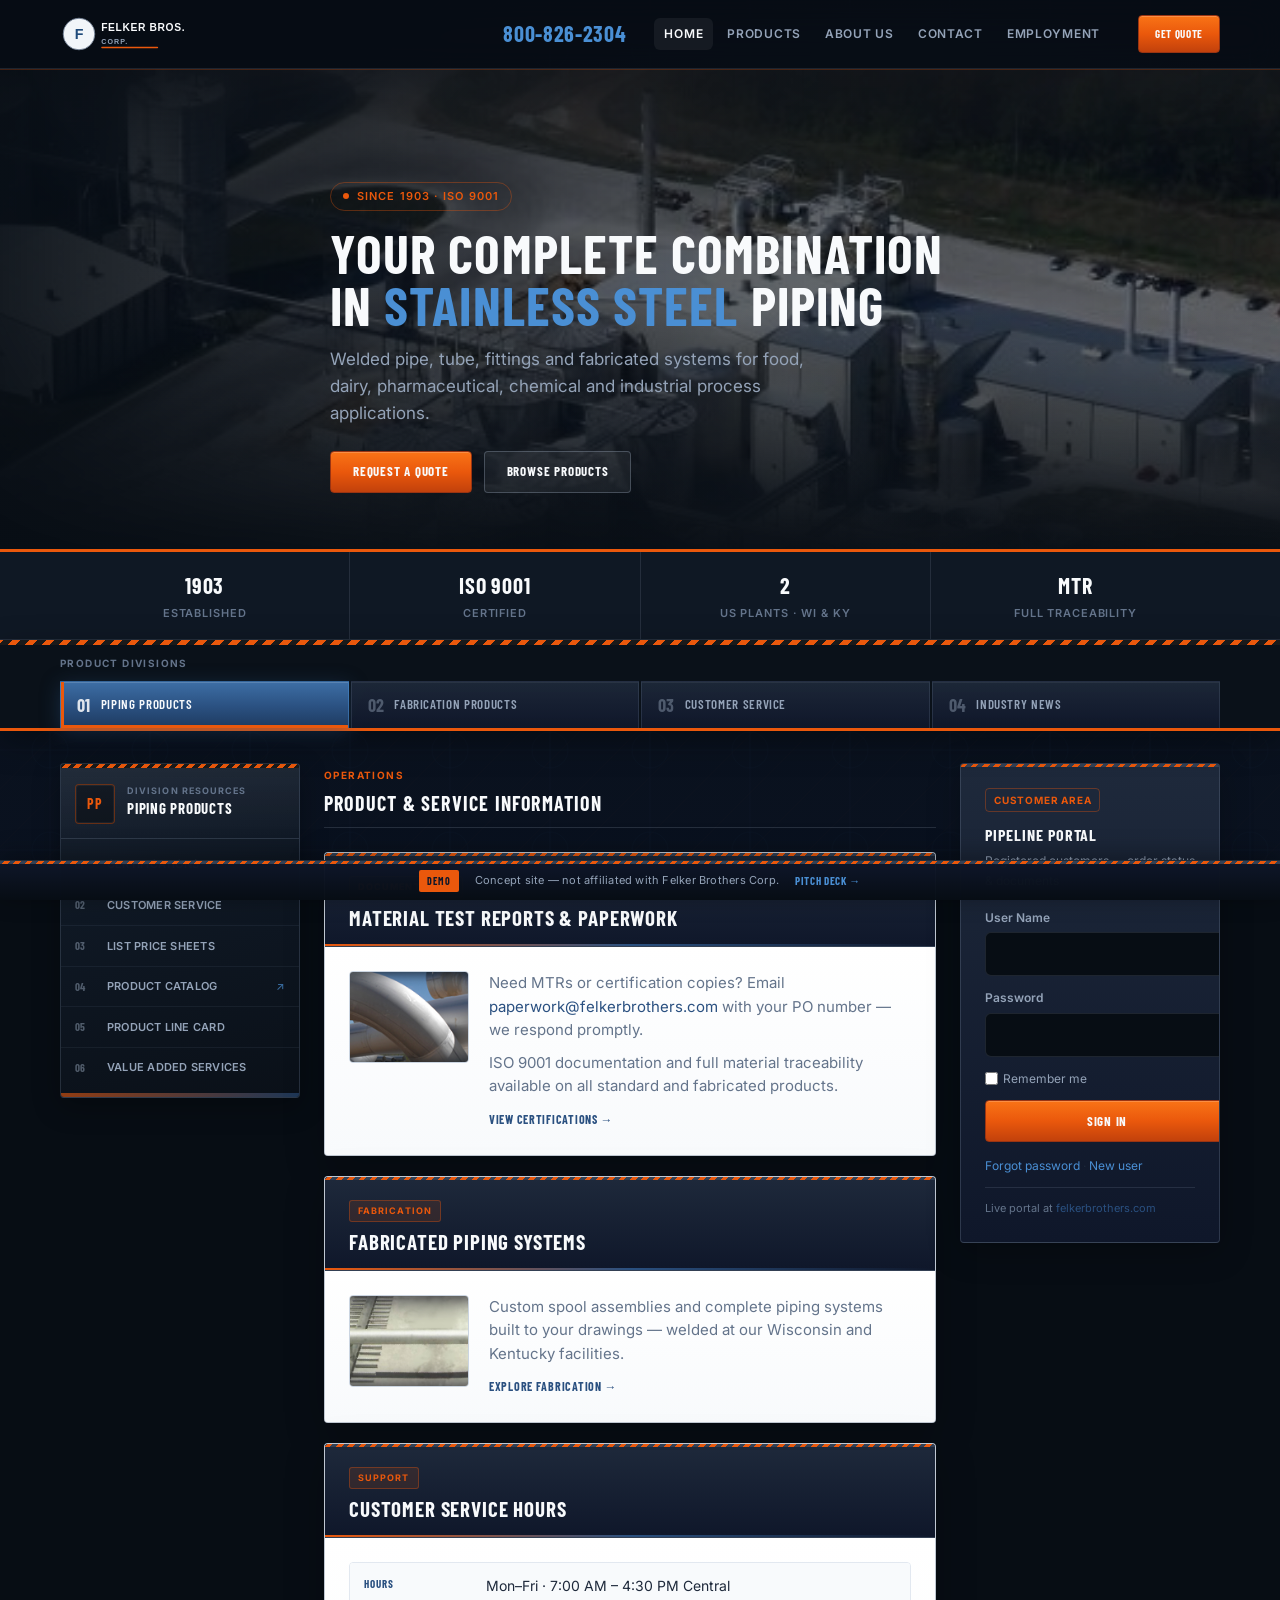
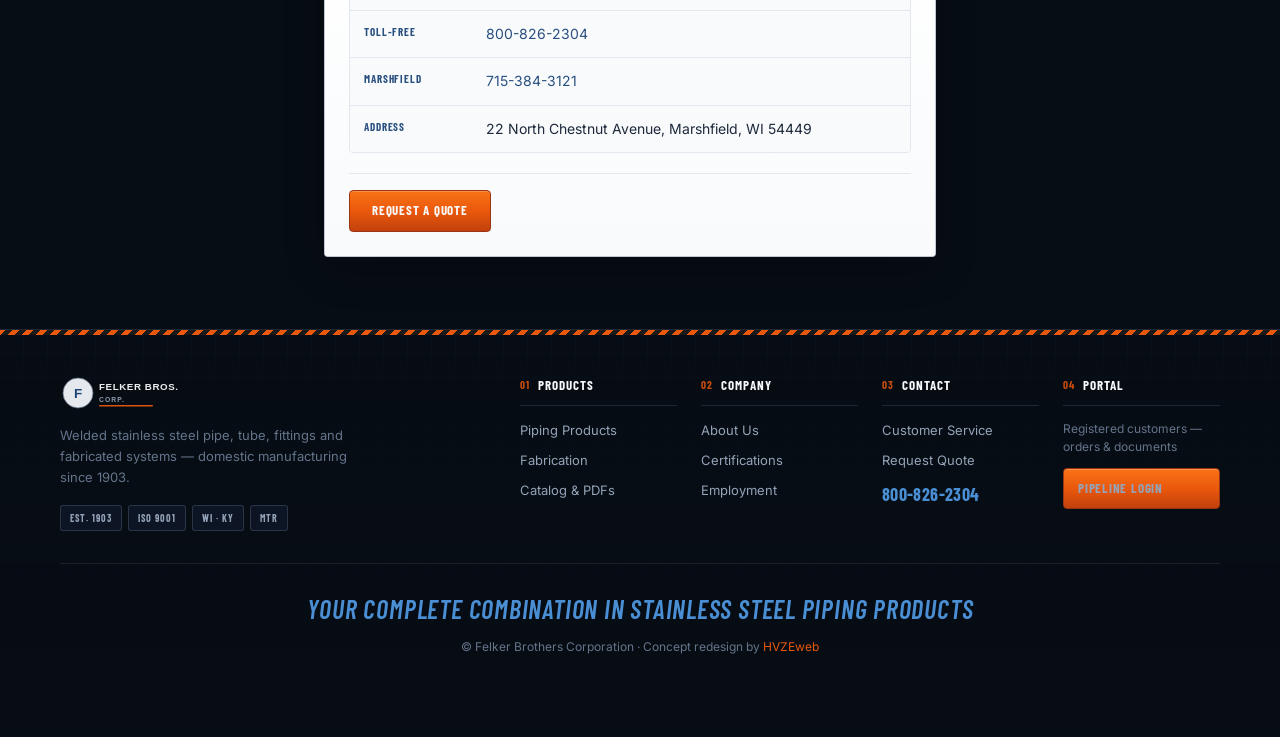
<file: index.html>
<!DOCTYPE html>
<html lang="en">
<head>
    <meta charset="UTF-8">
    <meta name="viewport" content="width=device-width, initial-scale=1.0">
    <meta name="robots" content="noindex, nofollow">
    <meta name="description" content="Felker Brothers Corporation — welded stainless steel pipe, tube, fittings and fabricated piping systems since 1903.">
    <title>Felker Bros. Corp. | Stainless Steel Piping Products</title>
    <link rel="icon" href="assets/logo.svg" type="image/svg+xml">
    <link rel="stylesheet" href="css/felker.css">
</head>
<body data-active-tab="piping">
    <div class="blueprint_bg" aria-hidden="true"></div>

    <header class="site_header">
        <div class="container site_header_row">
            <a class="site_logo" href="index.html">
                <img src="assets/logo.svg" alt="Felker Bros. Corp." width="200" height="40">
            </a>
            <div class="site_header_right">
                <a class="site_phone" href="tel:8008262304">800-826-2304</a>
                <nav class="utility_nav" aria-label="Utility">
                    <a href="index.html">Home</a>
                    <a href="products.html">Products</a>
                    <a href="about.html">About Us</a>
                    <a href="contact.html">Contact</a>
                    <a href="about.html#employment">Employment</a>
                </nav>
                <a class="header_cta" href="contact.html#quote">Get Quote</a>
            </div>
            <button class="burger" type="button" aria-label="Menu" aria-expanded="false">
                <span></span><span></span><span></span>
            </button>
        </div>
    </header>

    <nav class="mobile_nav" aria-label="Mobile">
        <a href="index.html">Home</a>
        <a href="products.html">Products</a>
        <a href="about.html">About Us</a>
        <a href="contact.html">Contact</a>
        <a href="contact.html#quote">Get Quote</a>
        <a class="site_phone" href="tel:8008262304">800-826-2304</a>
    </nav>

    <section class="hero">
        <div class="hero_carousel" data-hero-carousel aria-hidden="true">
            <div class="hero_slides"></div>
            <div class="hero_overlay"></div>
        </div>
        <div class="container hero_content">
            <span class="hero_eyebrow">Since 1903 · ISO 9001</span>
            <h1 class="hero_title">Your complete combination in <em>stainless steel</em> piping</h1>
            <p class="hero_text">Welded pipe, tube, fittings and fabricated systems for food, dairy, pharmaceutical, chemical and industrial process applications.</p>
            <div class="hero_actions">
                <a class="btn btn_primary" href="contact.html#quote">Request a Quote</a>
                <a class="btn btn_ghost" href="products.html">Browse Products</a>
            </div>
        </div>
    </section>

    <div class="trust_strip">
        <div class="container trust_strip_inner">
            <div class="trust_item">
                <span class="trust_value">1903</span>
                <span class="trust_label">Established</span>
            </div>
            <div class="trust_item">
                <span class="trust_value">ISO 9001</span>
                <span class="trust_label">Certified</span>
            </div>
            <div class="trust_item">
                <span class="trust_value">2</span>
                <span class="trust_label">US Plants · WI &amp; KY</span>
            </div>
            <div class="trust_item">
                <span class="trust_value">MTR</span>
                <span class="trust_label">Full traceability</span>
            </div>
        </div>
    </div>

    <div class="division_wrap">
        <div class="division_hazard" aria-hidden="true"></div>
        <div class="container">
            <p class="division_label">Product divisions</p>
            <nav class="division_tabs" role="tablist" aria-label="Product divisions">
                <button type="button" class="tab_btn is-active" role="tab" data-tab="piping" aria-selected="true"><span class="tab_num">01</span><span class="tab_text">Piping Products</span></button>
                <button type="button" class="tab_btn" role="tab" data-tab="fabrication" aria-selected="false"><span class="tab_num">02</span><span class="tab_text">Fabrication Products</span></button>
                <button type="button" class="tab_btn" role="tab" data-tab="service" aria-selected="false"><span class="tab_num">03</span><span class="tab_text">Customer Service</span></button>
                <button type="button" class="tab_btn" role="tab" data-tab="news" aria-selected="false"><span class="tab_num">04</span><span class="tab_text">Industry News</span></button>
            </nav>
        </div>
    </div>

    <div class="container page_grid">
        <aside class="submenu_panel" id="submenu-panel" aria-label="Section menu"></aside>

        <main class="content_main">
            <header class="content_zone_head">
                <span class="content_zone_label">Operations</span>
                <h2 class="content_zone_title">Product &amp; service information</h2>
            </header>

            <article class="content_card" id="mtr">
                <div class="card_head">
                    <span class="card_tag">Documentation</span>
                    <h1>Material Test Reports &amp; Paperwork</h1>
                </div>
                <div class="card_body">
                    <div class="content_row">
                        <div class="content_thumb">
                            <img src="assets/final064.jpg" alt="" width="120" height="90" loading="lazy">
                        </div>
                        <div class="content_copy">
                            <p>Need MTRs or certification copies? Email <a href="mailto:paperwork@felkerbrothers.com">paperwork@felkerbrothers.com</a> with your PO number — we respond promptly.</p>
                            <p>ISO 9001 documentation and full material traceability available on all standard and fabricated products.</p>
                            <a class="text_link" href="about.html#certifications">View certifications →</a>
                        </div>
                    </div>
                </div>
            </article>

            <article class="content_card">
                <div class="card_head">
                    <span class="card_tag">Fabrication</span>
                    <h2>Fabricated Piping Systems</h2>
                </div>
                <div class="card_body">
                    <div class="content_row">
                        <div class="content_thumb">
                            <img src="assets/finalwwsystems.jpg" alt="" width="120" height="90" loading="lazy">
                        </div>
                        <div class="content_copy">
                            <p>Custom spool assemblies and complete piping systems built to your drawings — welded at our Wisconsin and Kentucky facilities.</p>
                            <a class="text_link" href="products.html#fabrication">Explore fabrication →</a>
                        </div>
                    </div>
                </div>
            </article>

            <article class="content_card" id="hours">
                <div class="card_head">
                    <span class="card_tag">Support</span>
                    <h2>Customer Service Hours</h2>
                </div>
                <div class="card_body">
                    <dl class="spec_list">
                        <div class="spec_row"><dt>Hours</dt><dd>Mon–Fri · 7:00 AM – 4:30 PM Central</dd></div>
                        <div class="spec_row"><dt>Toll-free</dt><dd><a href="tel:8008262304">800-826-2304</a></dd></div>
                        <div class="spec_row"><dt>Marshfield</dt><dd><a href="tel:7153843121">715-384-3121</a></dd></div>
                        <div class="spec_row"><dt>Address</dt><dd>22 North Chestnut Avenue, Marshfield, WI 54449</dd></div>
                    </dl>
                    <div class="card_actions">
                        <a class="btn btn_primary" href="contact.html#quote">Request a Quote</a>
                    </div>
                </div>
            </article>
        </main>

        <aside class="portal_panel">
            <div class="portal_badge">Customer area</div>
            <h2>Pipeline Portal</h2>
            <p class="portal_sub">Registered customers — order status &amp; documents</p>
            <form class="portal_form" data-portal-form action="#" method="post">
                <label>User Name<input type="text" name="username" autocomplete="username"></label>
                <label>Password<input type="password" name="password" autocomplete="current-password"></label>
                <label class="portal_remember"><input type="checkbox" name="remember"> Remember me</label>
                <button type="submit" class="btn_portal">Sign In</button>
            </form>
            <p class="portal_links">
                <a href="https://www.felkerbrothers.com/pipeline-portal.aspx" target="_blank" rel="noopener">Forgot password</a>
                · <a href="contact.html">New user</a>
            </p>
            <p class="portal_note">Live portal at <a href="https://www.felkerbrothers.com/pipeline-portal.aspx" target="_blank" rel="noopener">felkerbrothers.com</a></p>
        </aside>
    </div>

    <footer class="site_footer">
        <div class="footer_hazard" aria-hidden="true"></div>
        <div class="container">
            <div class="footer_top">
                <div class="footer_brand">
                    <img src="assets/logo.svg" alt="Felker Bros. Corp." width="180" height="36" class="footer_logo">
                    <p class="footer_about">Welded stainless steel pipe, tube, fittings and fabricated systems — domestic manufacturing since 1903.</p>
                    <div class="footer_badges" aria-label="Certifications">
                        <span class="footer_badge">Est. 1903</span>
                        <span class="footer_badge">ISO 9001</span>
                        <span class="footer_badge">WI · KY</span>
                        <span class="footer_badge">MTR</span>
                    </div>
                </div>
                <div class="footer_grid">
                    <div class="footer_col">
                        <h3><span class="footer_col_code">01</span> Products</h3>
                        <a href="products.html#piping">Piping Products</a>
                        <a href="products.html#fabrication">Fabrication</a>
                        <a href="products.html">Catalog &amp; PDFs</a>
                    </div>
                    <div class="footer_col">
                        <h3><span class="footer_col_code">02</span> Company</h3>
                        <a href="about.html">About Us</a>
                        <a href="about.html#certifications">Certifications</a>
                        <a href="about.html#employment">Employment</a>
                    </div>
                    <div class="footer_col">
                        <h3><span class="footer_col_code">03</span> Contact</h3>
                        <a href="contact.html">Customer Service</a>
                        <a href="contact.html#quote">Request Quote</a>
                        <a href="tel:8008262304" class="footer_phone">800-826-2304</a>
                    </div>
                    <div class="footer_col footer_col--portal">
                        <h3><span class="footer_col_code">04</span> Portal</h3>
                        <p class="footer_portal_note">Registered customers — orders &amp; documents</p>
                        <a class="btn_portal btn_portal_sm" href="https://www.felkerbrothers.com/pipeline-portal.aspx" target="_blank" rel="noopener">Pipeline Login</a>
                    </div>
                </div>
            </div>
            <div class="footer_bottom">
                <p class="footer_tagline">Your Complete Combination in Stainless Steel Piping Products</p>
                <p class="footer_copy">© Felker Brothers Corporation · Concept redesign by <a href="https://hvzeweb.netlify.app" target="_blank" rel="noopener">HVZEweb</a></p>
            </div>
        </div>
    </footer>

    <div class="demo_ribbon" role="note">
        <span class="demo_ribbon_badge">Demo</span>
        <span class="demo_ribbon_text">Concept site — not affiliated with Felker Brothers Corp.</span>
        <a class="demo_ribbon_link" href="pitch-one-pager.html">Pitch deck →</a>
    </div>
    <script src="js/hero-carousel.js"></script>
    <script src="js/felker.js"></script>
</body>
</html>
</file>
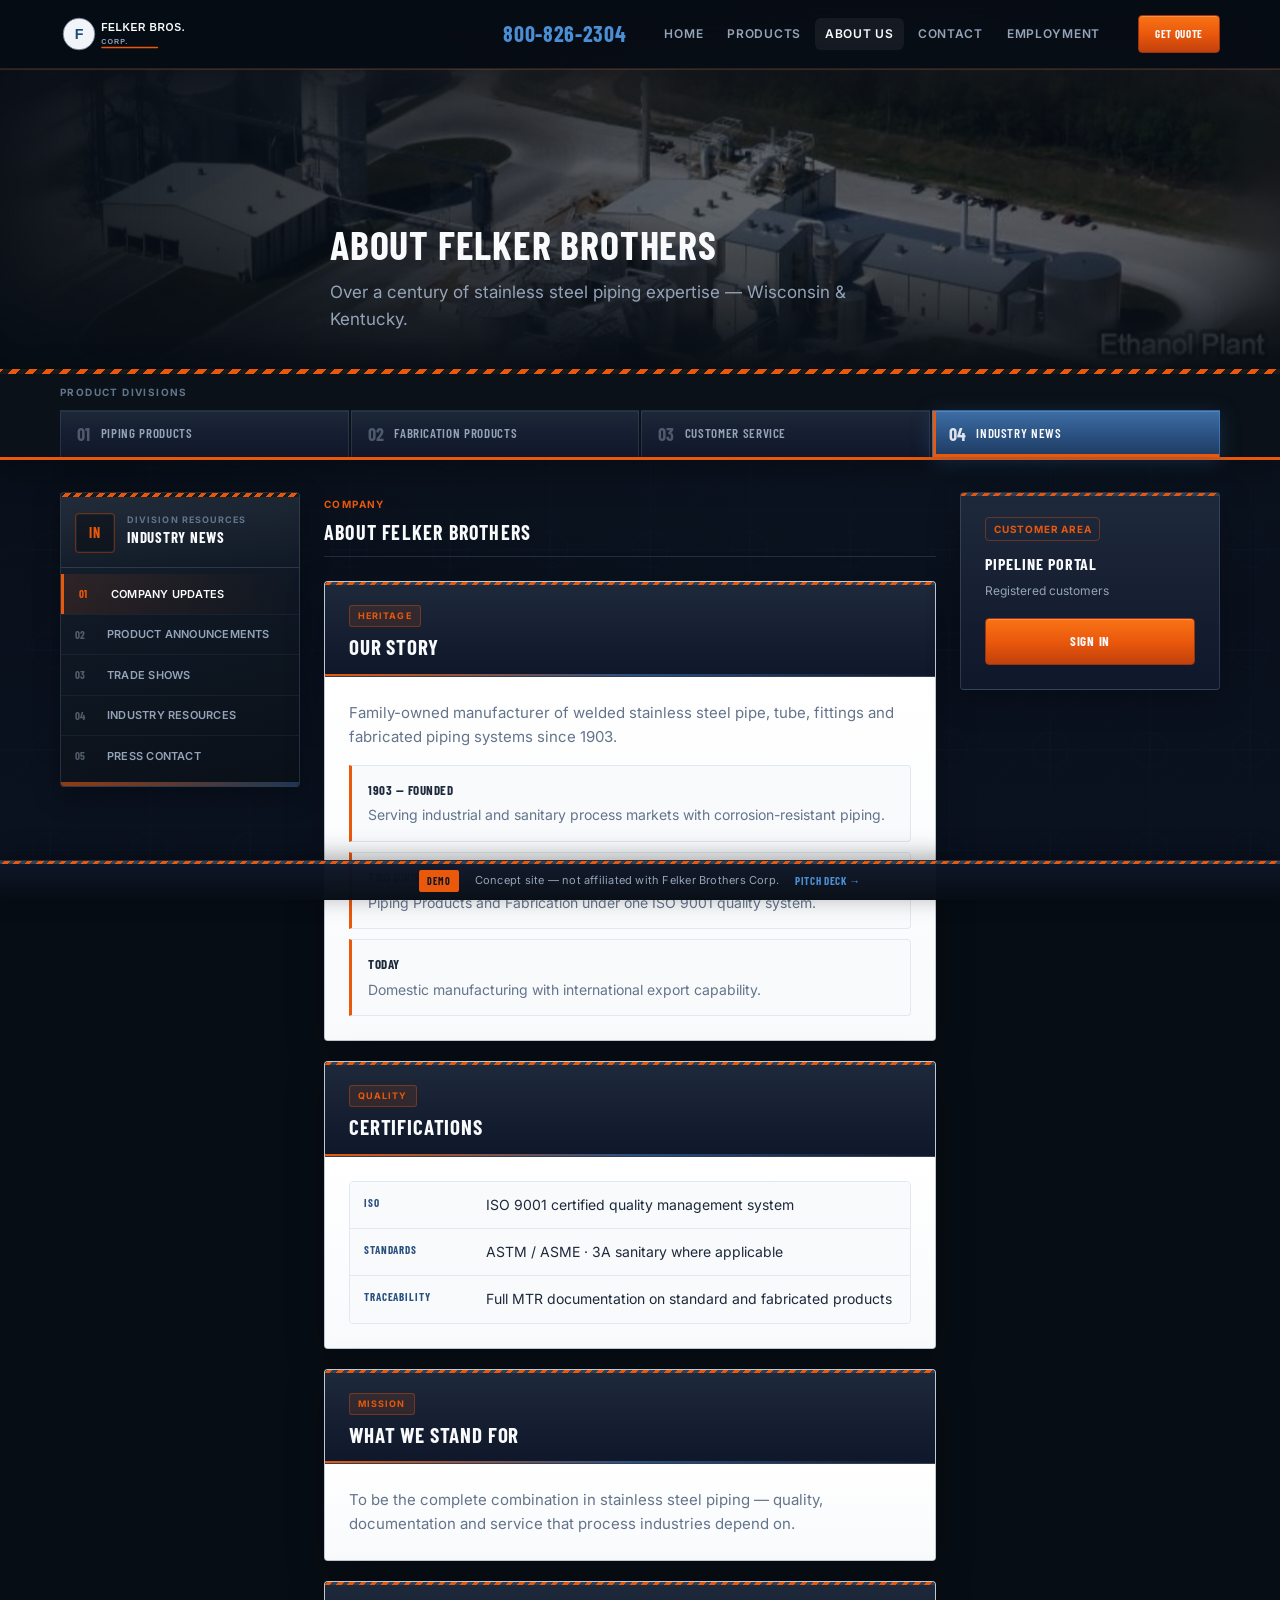
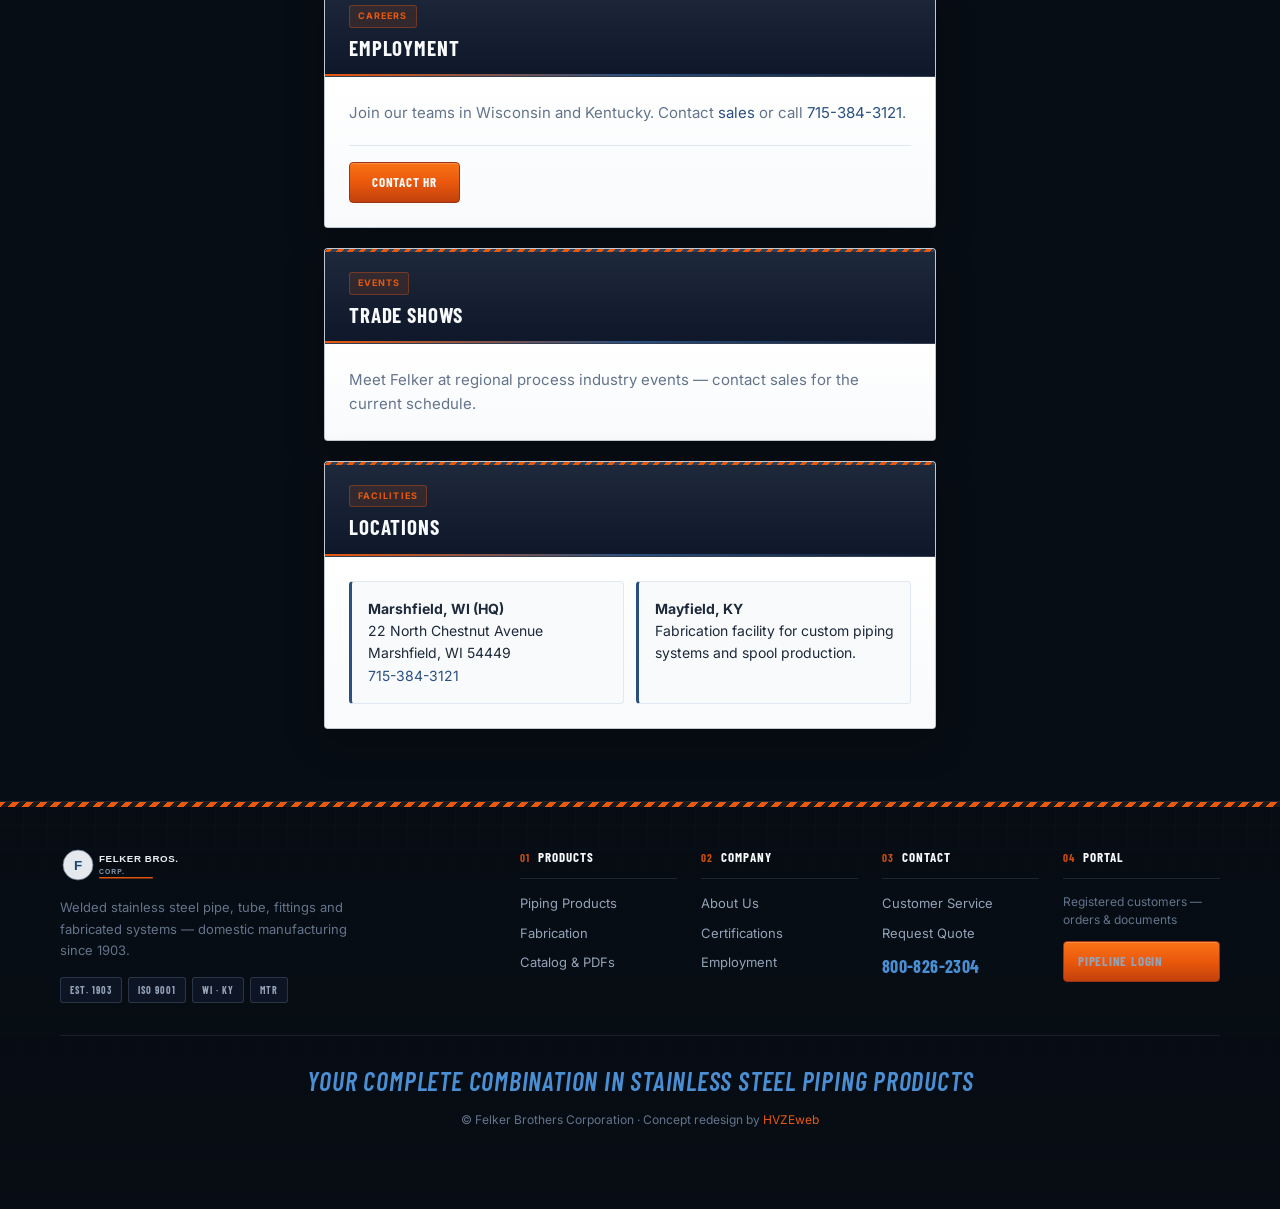
<file: about.html>
<!DOCTYPE html>
<html lang="en">
<head>
    <meta charset="UTF-8">
    <meta name="viewport" content="width=device-width, initial-scale=1.0">
    <meta name="robots" content="noindex, nofollow">
    <meta name="description" content="About Felker Brothers Corporation — stainless steel piping since 1903.">
    <title>About Us | Felker Bros. Corp.</title>
    <link rel="icon" href="assets/logo.svg" type="image/svg+xml">
    <link rel="stylesheet" href="css/felker.css">
</head>
<body data-active-tab="news">
    <div class="blueprint_bg" aria-hidden="true"></div>

    <header class="site_header">
        <div class="container site_header_row">
            <a class="site_logo" href="index.html"><img src="assets/logo.svg" alt="Felker Bros. Corp." width="200" height="40"></a>
            <div class="site_header_right">
                <a class="site_phone" href="tel:8008262304">800-826-2304</a>
                <nav class="utility_nav" aria-label="Utility">
                    <a href="index.html">Home</a>
                    <a href="products.html">Products</a>
                    <a href="about.html">About Us</a>
                    <a href="contact.html">Contact</a>
                    <a href="about.html#employment">Employment</a>
                </nav>
                <a class="header_cta" href="contact.html#quote">Get Quote</a>
            </div>
            <button class="burger" type="button" aria-label="Menu" aria-expanded="false"><span></span><span></span><span></span></button>
        </div>
    </header>
    <nav class="mobile_nav" aria-label="Mobile">
        <a href="index.html">Home</a><a href="about.html">About Us</a><a href="contact.html">Contact</a>
        <a href="tel:8008262304">800-826-2304</a>
    </nav>

    <section class="hero hero--compact">
        <div class="hero_carousel" data-hero-carousel aria-hidden="true">
            <div class="hero_slides"></div>
            <div class="hero_overlay"></div>
        </div>
        <div class="container hero_content">
            <h1 class="hero_title" style="font-size:clamp(28px,5vw,40px)">About Felker Brothers</h1>
            <p class="hero_text" style="margin-bottom:0">Over a century of stainless steel piping expertise — Wisconsin &amp; Kentucky.</p>
        </div>
    </section>

    <div class="division_wrap">
        <div class="division_hazard" aria-hidden="true"></div>
        <div class="container">
            <p class="division_label">Product divisions</p>
            <nav class="division_tabs" role="tablist" aria-label="Product divisions">
                <button type="button" class="tab_btn" role="tab" data-tab="piping"><span class="tab_num">01</span><span class="tab_text">Piping Products</span></button>
                <button type="button" class="tab_btn" role="tab" data-tab="fabrication"><span class="tab_num">02</span><span class="tab_text">Fabrication Products</span></button>
                <button type="button" class="tab_btn" role="tab" data-tab="service"><span class="tab_num">03</span><span class="tab_text">Customer Service</span></button>
                <button type="button" class="tab_btn is-active" role="tab" data-tab="news"><span class="tab_num">04</span><span class="tab_text">Industry News</span></button>
            </nav>
        </div>
    </div>

    <div class="container page_grid">
        <aside class="submenu_panel" id="submenu-panel"></aside>
        <main class="content_main">
            <header class="content_zone_head">
                <span class="content_zone_label">Company</span>
                <h2 class="content_zone_title">About Felker Brothers</h2>
            </header>

            <article class="content_card">
                <div class="card_head">
                    <span class="card_tag">Heritage</span>
                    <h1>Our Story</h1>
                </div>
                <div class="card_body">
                    <p>Family-owned manufacturer of welded stainless steel pipe, tube, fittings and fabricated piping systems since 1903.</p>
                    <div class="timeline_item"><strong>1903 — Founded</strong><p>Serving industrial and sanitary process markets with corrosion-resistant piping.</p></div>
                    <div class="timeline_item"><strong>Two divisions</strong><p>Piping Products and Fabrication under one ISO 9001 quality system.</p></div>
                    <div class="timeline_item"><strong>Today</strong><p>Domestic manufacturing with international export capability.</p></div>
                </div>
            </article>
            <article class="content_card" id="certifications">
                <div class="card_head">
                    <span class="card_tag">Quality</span>
                    <h2>Certifications</h2>
                </div>
                <div class="card_body">
                    <dl class="spec_list">
                        <div class="spec_row"><dt>ISO</dt><dd>ISO 9001 certified quality management system</dd></div>
                        <div class="spec_row"><dt>Standards</dt><dd>ASTM / ASME · 3A sanitary where applicable</dd></div>
                        <div class="spec_row"><dt>Traceability</dt><dd>Full MTR documentation on standard and fabricated products</dd></div>
                    </dl>
                </div>
            </article>
            <article class="content_card" id="mission">
                <div class="card_head">
                    <span class="card_tag">Mission</span>
                    <h2>What We Stand For</h2>
                </div>
                <div class="card_body">
                    <p>To be the complete combination in stainless steel piping — quality, documentation and service that process industries depend on.</p>
                </div>
            </article>
            <article class="content_card" id="employment">
                <div class="card_head">
                    <span class="card_tag">Careers</span>
                    <h2>Employment</h2>
                </div>
                <div class="card_body">
                    <p>Join our teams in Wisconsin and Kentucky. Contact <a href="contact.html">sales</a> or call <a href="tel:7153843121">715-384-3121</a>.</p>
                    <div class="card_actions">
                        <a class="btn btn_primary" href="contact.html">Contact HR</a>
                    </div>
                </div>
            </article>
            <article class="content_card" id="events">
                <div class="card_head">
                    <span class="card_tag">Events</span>
                    <h2>Trade Shows</h2>
                </div>
                <div class="card_body">
                    <p>Meet Felker at regional process industry events — contact sales for the current schedule.</p>
                </div>
            </article>
            <article class="content_card">
                <div class="card_head">
                    <span class="card_tag">Facilities</span>
                    <h2>Locations</h2>
                </div>
                <div class="card_body">
                    <div class="location_grid">
                        <div class="location_card"><strong>Marshfield, WI (HQ)</strong><br>22 North Chestnut Avenue<br>Marshfield, WI 54449<br><a href="tel:7153843121">715-384-3121</a></div>
                        <div class="location_card"><strong>Mayfield, KY</strong><br>Fabrication facility for custom piping systems and spool production.</div>
                    </div>
                </div>
            </article>
        </main>
        <aside class="portal_panel">
            <div class="portal_badge">Customer area</div>
            <h2>Pipeline Portal</h2>
            <p class="portal_sub">Registered customers</p>
            <a class="btn_portal btn_portal_block" href="https://www.felkerbrothers.com/pipeline-portal.aspx" target="_blank" rel="noopener">Sign In</a>
        </aside>
    </div>

    <footer class="site_footer">
        <div class="footer_hazard" aria-hidden="true"></div>
        <div class="container">
            <div class="footer_top">
                <div class="footer_brand">
                    <img src="assets/logo.svg" alt="Felker Bros. Corp." width="180" height="36" class="footer_logo">
                    <p class="footer_about">Welded stainless steel pipe, tube, fittings and fabricated systems — domestic manufacturing since 1903.</p>
                    <div class="footer_badges" aria-label="Certifications">
                        <span class="footer_badge">Est. 1903</span>
                        <span class="footer_badge">ISO 9001</span>
                        <span class="footer_badge">WI · KY</span>
                        <span class="footer_badge">MTR</span>
                    </div>
                </div>
                <div class="footer_grid">
                    <div class="footer_col">
                        <h3><span class="footer_col_code">01</span> Products</h3>
                        <a href="products.html#piping">Piping Products</a>
                        <a href="products.html#fabrication">Fabrication</a>
                        <a href="products.html">Catalog &amp; PDFs</a>
                    </div>
                    <div class="footer_col">
                        <h3><span class="footer_col_code">02</span> Company</h3>
                        <a href="about.html">About Us</a>
                        <a href="about.html#certifications">Certifications</a>
                        <a href="about.html#employment">Employment</a>
                    </div>
                    <div class="footer_col">
                        <h3><span class="footer_col_code">03</span> Contact</h3>
                        <a href="contact.html">Customer Service</a>
                        <a href="contact.html#quote">Request Quote</a>
                        <a href="tel:8008262304" class="footer_phone">800-826-2304</a>
                    </div>
                    <div class="footer_col footer_col--portal">
                        <h3><span class="footer_col_code">04</span> Portal</h3>
                        <p class="footer_portal_note">Registered customers — orders &amp; documents</p>
                        <a class="btn_portal btn_portal_sm" href="https://www.felkerbrothers.com/pipeline-portal.aspx" target="_blank" rel="noopener">Pipeline Login</a>
                    </div>
                </div>
            </div>
            <div class="footer_bottom">
                <p class="footer_tagline">Your Complete Combination in Stainless Steel Piping Products</p>
                <p class="footer_copy">© Felker Brothers Corporation · Concept redesign by <a href="https://hvzeweb.netlify.app" target="_blank" rel="noopener">HVZEweb</a></p>
            </div>
        </div>
    </footer>

    <div class="demo_ribbon" role="note">
        <span class="demo_ribbon_badge">Demo</span>
        <span class="demo_ribbon_text">Concept site — not affiliated with Felker Brothers Corp.</span>
        <a class="demo_ribbon_link" href="pitch-one-pager.html">Pitch deck →</a>
    </div>
    <script src="js/hero-carousel.js"></script>
    <script src="js/felker.js"></script>
</body>
</html>
</file>
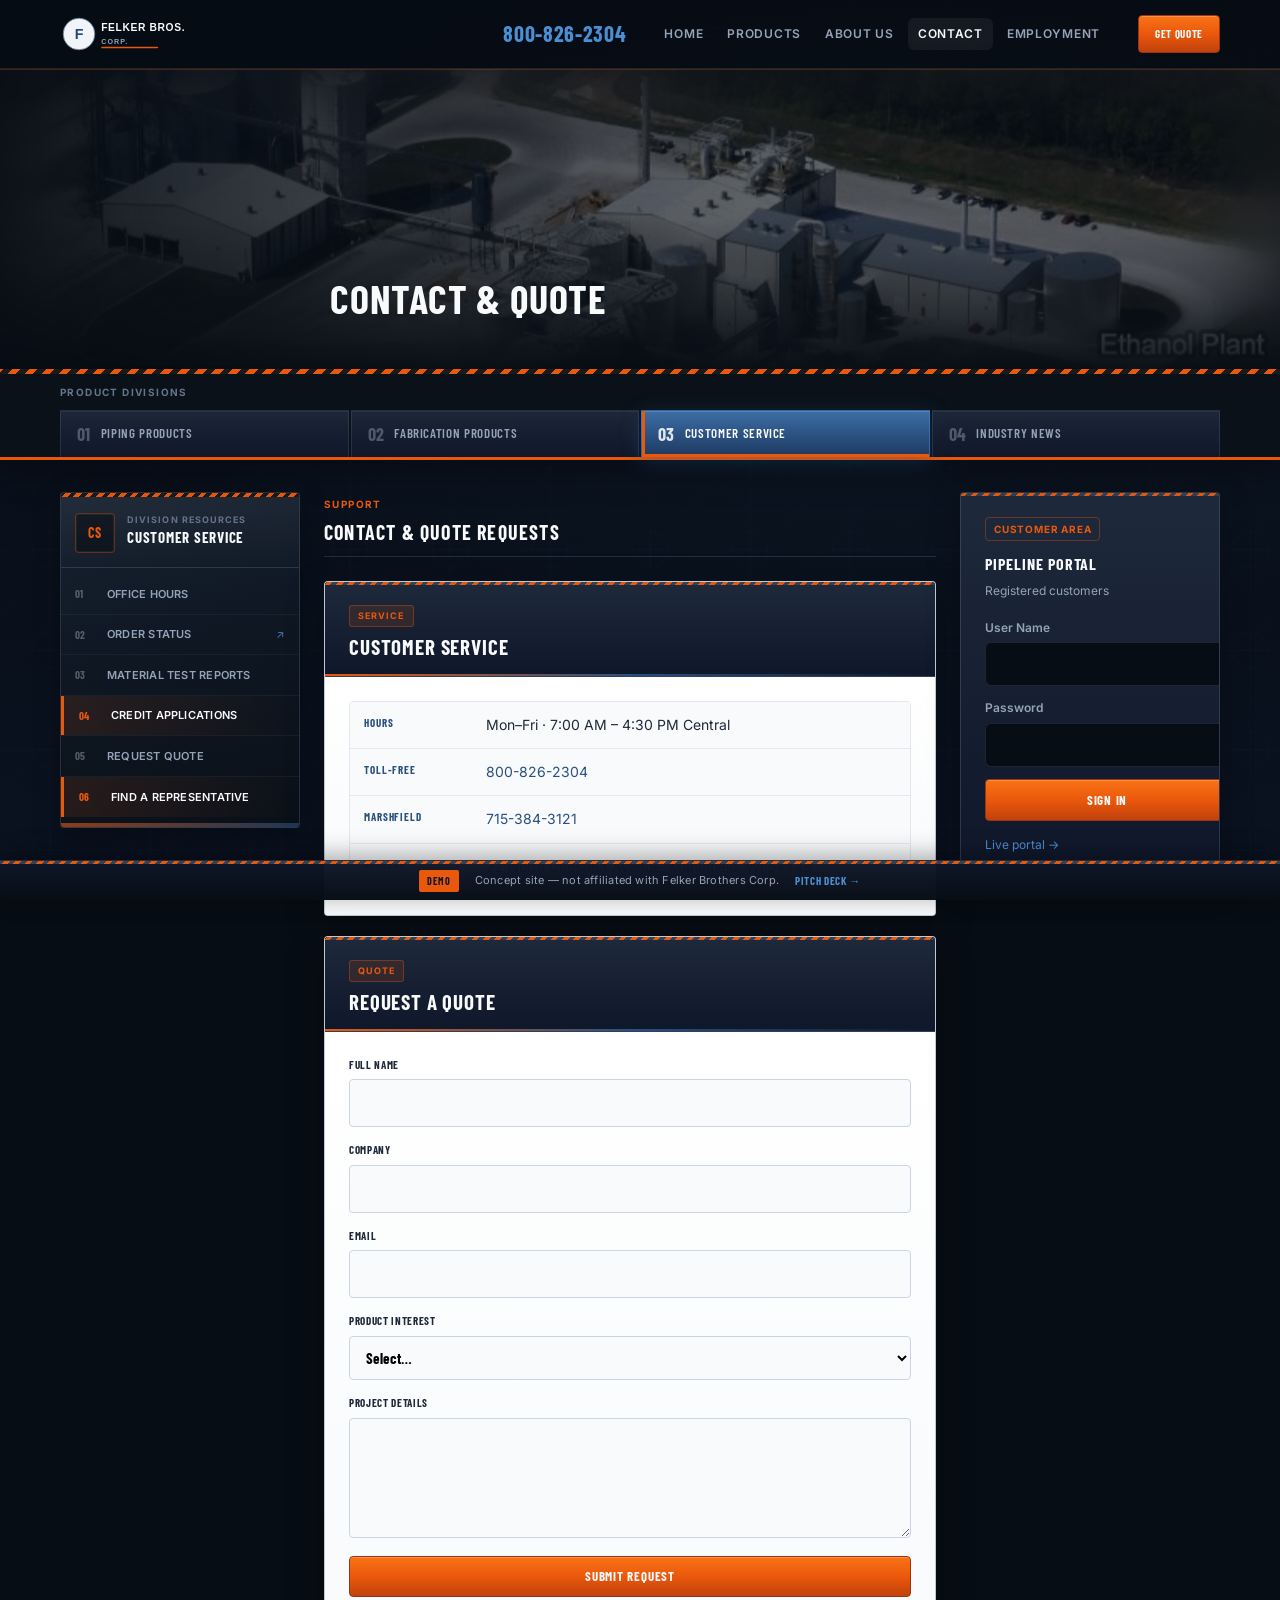
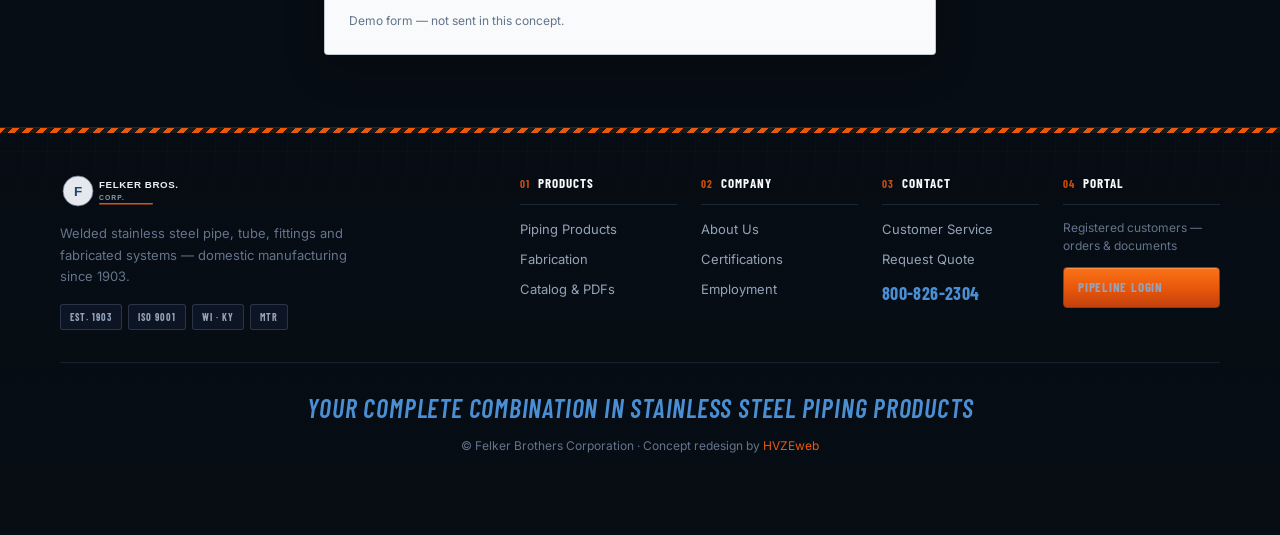
<file: contact.html>
<!DOCTYPE html>
<html lang="en">
<head>
    <meta charset="UTF-8">
    <meta name="viewport" content="width=device-width, initial-scale=1.0">
    <meta name="robots" content="noindex, nofollow">
    <meta name="description" content="Contact Felker Brothers — 800-826-2304, Marshfield WI.">
    <title>Contact | Felker Bros. Corp.</title>
    <link rel="icon" href="assets/logo.svg" type="image/svg+xml">
    <link rel="stylesheet" href="css/felker.css">
</head>
<body data-active-tab="service">
    <div class="blueprint_bg" aria-hidden="true"></div>

    <header class="site_header">
        <div class="container site_header_row">
            <a class="site_logo" href="index.html"><img src="assets/logo.svg" alt="Felker Bros. Corp." width="200" height="40"></a>
            <div class="site_header_right">
                <a class="site_phone" href="tel:8008262304">800-826-2304</a>
                <nav class="utility_nav" aria-label="Utility">
                    <a href="index.html">Home</a>
                    <a href="products.html">Products</a>
                    <a href="about.html">About Us</a>
                    <a href="contact.html">Contact</a>
                    <a href="about.html#employment">Employment</a>
                </nav>
                <a class="header_cta" href="contact.html#quote">Get Quote</a>
            </div>
            <button class="burger" type="button" aria-label="Menu" aria-expanded="false"><span></span><span></span><span></span></button>
        </div>
    </header>
    <nav class="mobile_nav" aria-label="Mobile">
        <a href="index.html">Home</a><a href="contact.html">Contact</a><a href="tel:8008262304">800-826-2304</a>
    </nav>

    <section class="hero hero--compact">
        <div class="hero_carousel" data-hero-carousel aria-hidden="true">
            <div class="hero_slides"></div>
            <div class="hero_overlay"></div>
        </div>
        <div class="container hero_content">
            <h1 class="hero_title" style="font-size:clamp(28px,5vw,40px)">Contact &amp; Quote</h1>
        </div>
    </section>

    <div class="division_wrap">
        <div class="division_hazard" aria-hidden="true"></div>
        <div class="container">
            <p class="division_label">Product divisions</p>
            <nav class="division_tabs" role="tablist" aria-label="Product divisions">
                <button type="button" class="tab_btn" role="tab" data-tab="piping"><span class="tab_num">01</span><span class="tab_text">Piping Products</span></button>
                <button type="button" class="tab_btn" role="tab" data-tab="fabrication"><span class="tab_num">02</span><span class="tab_text">Fabrication Products</span></button>
                <button type="button" class="tab_btn is-active" role="tab" data-tab="service"><span class="tab_num">03</span><span class="tab_text">Customer Service</span></button>
                <button type="button" class="tab_btn" role="tab" data-tab="news"><span class="tab_num">04</span><span class="tab_text">Industry News</span></button>
            </nav>
        </div>
    </div>

    <div class="container page_grid">
        <aside class="submenu_panel" id="submenu-panel"></aside>
        <main class="content_main">
            <header class="content_zone_head">
                <span class="content_zone_label">Support</span>
                <h2 class="content_zone_title">Contact &amp; quote requests</h2>
            </header>

            <article class="content_card" id="hours">
                <div class="card_head">
                    <span class="card_tag">Service</span>
                    <h1>Customer Service</h1>
                </div>
                <div class="card_body">
                    <dl class="spec_list">
                        <div class="spec_row"><dt>Hours</dt><dd>Mon–Fri · 7:00 AM – 4:30 PM Central</dd></div>
                        <div class="spec_row"><dt>Toll-free</dt><dd><a href="tel:8008262304">800-826-2304</a></dd></div>
                        <div class="spec_row"><dt>Marshfield</dt><dd><a href="tel:7153843121">715-384-3121</a></dd></div>
                        <div class="spec_row"><dt>Address</dt><dd>22 North Chestnut Avenue, Marshfield, WI 54449</dd></div>
                    </dl>
                </div>
            </article>
            <article class="content_card" id="quote">
                <div class="card_head">
                    <span class="card_tag">Quote</span>
                    <h2>Request a Quote</h2>
                </div>
                <div class="card_body">
                <form class="contact_form" data-demo-form action="#" method="post">
                    <label>Full name<input type="text" name="name" required></label>
                    <label>Company<input type="text" name="company" required></label>
                    <label>Email<input type="email" name="email" required></label>
                    <label>Product interest
                        <select name="product" required>
                            <option value="">Select…</option>
                            <option>Pipe &amp; Tube</option>
                            <option>Fittings</option>
                            <option>Custom Fabrication</option>
                            <option>Other</option>
                        </select>
                    </label>
                    <label>Project details<textarea name="message" rows="4" required></textarea></label>
                    <button type="submit" class="btn btn_primary">Submit Request</button>
                    <p class="form_note">Demo form — not sent in this concept.</p>
                </form>
                </div>
            </article>
        </main>
        <aside class="portal_panel">
            <div class="portal_badge">Customer area</div>
            <h2>Pipeline Portal</h2>
            <p class="portal_sub">Registered customers</p>
            <form class="portal_form" data-portal-form action="#" method="post">
                <label>User Name<input type="text" name="username"></label>
                <label>Password<input type="password" name="password"></label>
                <button type="submit" class="btn_portal">Sign In</button>
            </form>
            <p class="portal_links"><a href="https://www.felkerbrothers.com/pipeline-portal.aspx" target="_blank" rel="noopener">Live portal →</a></p>
        </aside>
    </div>

    <footer class="site_footer">
        <div class="footer_hazard" aria-hidden="true"></div>
        <div class="container">
            <div class="footer_top">
                <div class="footer_brand">
                    <img src="assets/logo.svg" alt="Felker Bros. Corp." width="180" height="36" class="footer_logo">
                    <p class="footer_about">Welded stainless steel pipe, tube, fittings and fabricated systems — domestic manufacturing since 1903.</p>
                    <div class="footer_badges" aria-label="Certifications">
                        <span class="footer_badge">Est. 1903</span>
                        <span class="footer_badge">ISO 9001</span>
                        <span class="footer_badge">WI · KY</span>
                        <span class="footer_badge">MTR</span>
                    </div>
                </div>
                <div class="footer_grid">
                    <div class="footer_col">
                        <h3><span class="footer_col_code">01</span> Products</h3>
                        <a href="products.html#piping">Piping Products</a>
                        <a href="products.html#fabrication">Fabrication</a>
                        <a href="products.html">Catalog &amp; PDFs</a>
                    </div>
                    <div class="footer_col">
                        <h3><span class="footer_col_code">02</span> Company</h3>
                        <a href="about.html">About Us</a>
                        <a href="about.html#certifications">Certifications</a>
                        <a href="about.html#employment">Employment</a>
                    </div>
                    <div class="footer_col">
                        <h3><span class="footer_col_code">03</span> Contact</h3>
                        <a href="contact.html">Customer Service</a>
                        <a href="contact.html#quote">Request Quote</a>
                        <a href="tel:8008262304" class="footer_phone">800-826-2304</a>
                    </div>
                    <div class="footer_col footer_col--portal">
                        <h3><span class="footer_col_code">04</span> Portal</h3>
                        <p class="footer_portal_note">Registered customers — orders &amp; documents</p>
                        <a class="btn_portal btn_portal_sm" href="https://www.felkerbrothers.com/pipeline-portal.aspx" target="_blank" rel="noopener">Pipeline Login</a>
                    </div>
                </div>
            </div>
            <div class="footer_bottom">
                <p class="footer_tagline">Your Complete Combination in Stainless Steel Piping Products</p>
                <p class="footer_copy">© Felker Brothers Corporation · Concept redesign by <a href="https://hvzeweb.netlify.app" target="_blank" rel="noopener">HVZEweb</a></p>
            </div>
        </div>
    </footer>

    <div class="demo_ribbon" role="note">
        <span class="demo_ribbon_badge">Demo</span>
        <span class="demo_ribbon_text">Concept site — not affiliated with Felker Brothers Corp.</span>
        <a class="demo_ribbon_link" href="pitch-one-pager.html">Pitch deck →</a>
    </div>
    <script src="js/hero-carousel.js"></script>
    <script src="js/felker.js"></script>
</body>
</html>
</file>
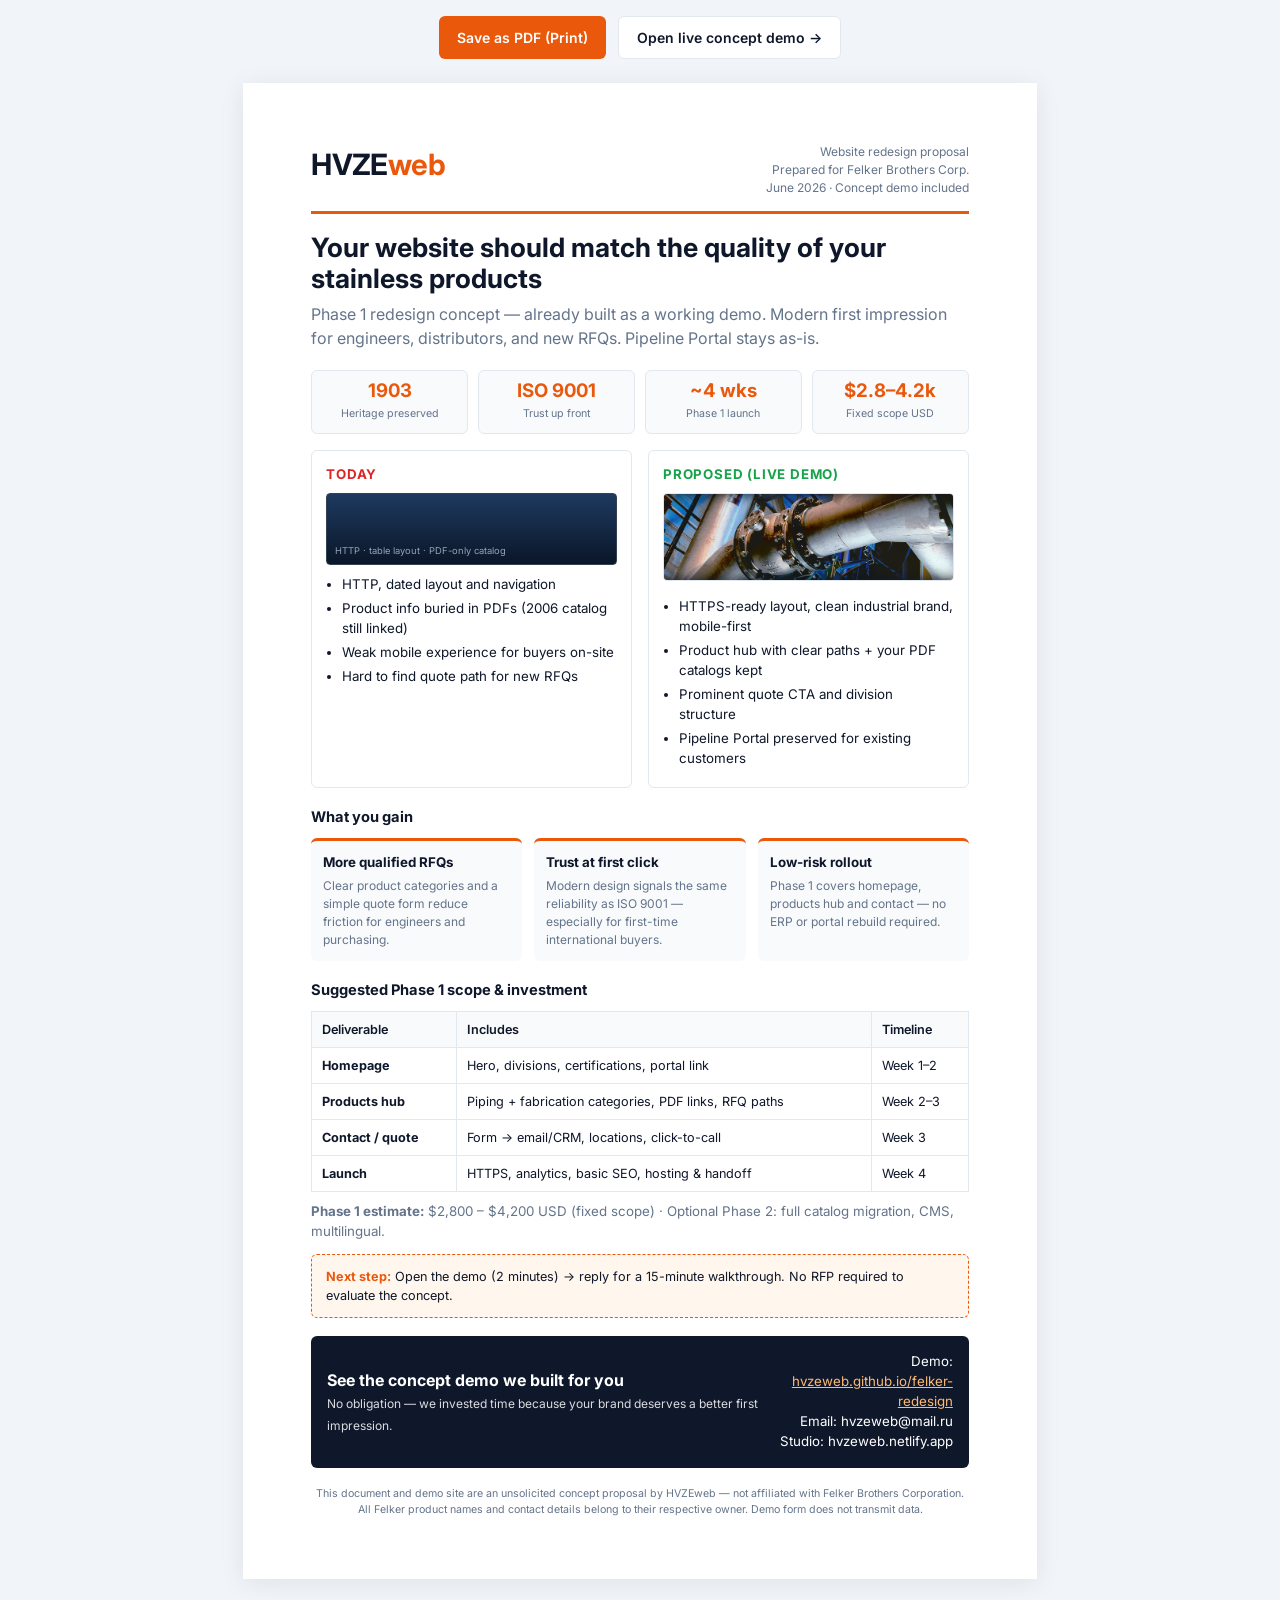
<file: pitch-one-pager.html>
<!DOCTYPE html>
<html lang="en">
<head>
    <meta charset="UTF-8">
    <meta name="viewport" content="width=device-width, initial-scale=1.0">
    <meta name="robots" content="noindex">
    <title>Website Redesign Proposal — Felker Brothers | HVZEweb</title>
    <link rel="preconnect" href="https://fonts.googleapis.com">
    <link href="https://fonts.googleapis.com/css2?family=Inter:wght@400;500;600;700&display=swap" rel="stylesheet">
    <style>
        :root {
            --ink: #0f172a;
            --muted: #64748b;
            --accent: #ea580c;
            --bg: #fff;
            --line: #e2e8f0;
        }

        * { margin: 0; padding: 0; box-sizing: border-box; }

        body {
            font-family: 'Inter', system-ui, sans-serif;
            font-size: 11pt;
            line-height: 1.5;
            color: var(--ink);
            background: #f1f5f9;
        }

        .page {
            width: 210mm;
            min-height: 297mm;
            margin: 24px auto;
            padding: 16mm 18mm;
            background: var(--bg);
            box-shadow: 0 4px 24px rgba(0,0,0,0.08);
        }

        .header {
            display: flex;
            justify-content: space-between;
            align-items: flex-start;
            padding-bottom: 14px;
            border-bottom: 3px solid var(--accent);
            margin-bottom: 18px;
        }

        .brand {
            font-size: 22pt;
            font-weight: 700;
            letter-spacing: -0.02em;
        }

        .brand span { color: var(--accent); }

        .meta {
            text-align: right;
            font-size: 9pt;
            color: var(--muted);
        }

        h1 {
            font-size: 20pt;
            font-weight: 700;
            line-height: 1.15;
            margin-bottom: 8px;
        }

        .subtitle {
            font-size: 12pt;
            color: var(--muted);
            margin-bottom: 20px;
        }

        .grid-2 {
            display: grid;
            grid-template-columns: 1fr 1fr;
            gap: 16px;
            margin-bottom: 18px;
        }

        .box {
            border: 1px solid var(--line);
            border-radius: 6px;
            padding: 14px;
        }

        .box h2 {
            font-size: 10pt;
            font-weight: 700;
            text-transform: uppercase;
            letter-spacing: 0.06em;
            margin-bottom: 8px;
        }

        .box.before h2 { color: #dc2626; }
        .box.after h2 { color: #16a34a; }

        .box ul {
            padding-left: 16px;
            font-size: 10pt;
        }

        .box li { margin-bottom: 4px; }

        .preview {
            height: 72px;
            border-radius: 4px;
            margin-bottom: 10px;
        }

        .preview.old {
            background: linear-gradient(180deg, #1e3a5f, #0a1628);
            border: 1px solid #334155;
            position: relative;
        }

        .preview.old::after {
            content: 'HTTP · table layout · PDF-only catalog';
            position: absolute;
            bottom: 6px;
            left: 8px;
            font-size: 7pt;
            color: #94a3b8;
        }

        .preview.new {
            background: linear-gradient(135deg, #081422, #162a45);
            border-left: 4px solid var(--accent);
            position: relative;
        }

        .preview.new::after {
            content: 'HTTPS · mobile-first · clear product paths';
            position: absolute;
            bottom: 6px;
            left: 10px;
            font-size: 7pt;
            color: #94a3b8;
        }

        section { margin-bottom: 18px; }

        section > h2 {
            font-size: 11pt;
            font-weight: 700;
            margin-bottom: 10px;
            color: var(--ink);
        }

        .benefits {
            display: grid;
            grid-template-columns: repeat(3, 1fr);
            gap: 12px;
        }

        .benefit {
            padding: 12px;
            background: #f8fafc;
            border-radius: 6px;
            border-top: 3px solid var(--accent);
        }

        .benefit strong {
            display: block;
            font-size: 10pt;
            margin-bottom: 4px;
        }

        .benefit p {
            font-size: 9pt;
            color: var(--muted);
        }

        table {
            width: 100%;
            border-collapse: collapse;
            font-size: 9.5pt;
        }

        th, td {
            padding: 8px 10px;
            text-align: left;
            border: 1px solid var(--line);
        }

        th {
            background: #f8fafc;
            font-weight: 600;
        }

        .cta {
            display: flex;
            justify-content: space-between;
            align-items: center;
            padding: 16px;
            background: var(--ink);
            color: #fff;
            border-radius: 6px;
        }

        .cta strong { font-size: 12pt; display: block; }
        .cta span { font-size: 9pt; opacity: 0.85; }

        .cta_links {
            text-align: right;
            font-size: 10pt;
        }

        .cta_links a { color: #fdba74; }

        .footnote {
            margin-top: 14px;
            font-size: 8pt;
            color: var(--muted);
            text-align: center;
        }

        .toolbar {
            width: 210mm;
            margin: 16px auto 0;
            display: flex;
            gap: 12px;
            justify-content: center;
        }

        .toolbar button,
        .toolbar a {
            padding: 10px 18px;
            font: inherit;
            font-size: 14px;
            font-weight: 600;
            border-radius: 6px;
            border: none;
            cursor: pointer;
            text-decoration: none;
        }

        .toolbar button { background: var(--accent); color: #fff; }
        .toolbar a { background: #fff; color: var(--ink); border: 1px solid var(--line); }

        @media print {
            body { background: #fff; }
            .page { margin: 0; box-shadow: none; width: auto; min-height: auto; page-break-after: avoid; }
            .toolbar { display: none; }
            a { color: var(--ink); text-decoration: none; }
        }

        @page {
            size: A4;
            margin: 12mm;
        }

        .demo_shot {
            width: 100%;
            height: 88px;
            object-fit: cover;
            object-position: top center;
            border-radius: 4px;
            border: 1px solid var(--line);
            margin-bottom: 10px;
        }

        .proof_row {
            display: grid;
            grid-template-columns: repeat(4, 1fr);
            gap: 10px;
            margin-bottom: 16px;
        }

        .proof_item {
            text-align: center;
            padding: 10px 8px;
            background: #f8fafc;
            border-radius: 6px;
            border: 1px solid var(--line);
        }

        .proof_item strong {
            display: block;
            font-size: 14pt;
            color: var(--accent);
            line-height: 1.1;
        }

        .proof_item span {
            font-size: 8pt;
            color: var(--muted);
        }

        .next_step {
            padding: 12px 14px;
            border: 1px dashed var(--accent);
            border-radius: 6px;
            background: #fff7ed;
            font-size: 9.5pt;
        }

        .next_step strong { color: var(--accent); }
    </style>
</head>
<body>
    <div class="toolbar">
        <button type="button" onclick="window.print()">Save as PDF (Print)</button>
        <a href="https://hvzeweb.github.io/felker-redesign/">Open live concept demo →</a>
    </div>

    <article class="page">
        <header class="header">
            <div class="brand">HVZE<span>web</span></div>
            <div class="meta">
                Website redesign proposal<br>
                Prepared for Felker Brothers Corp.<br>
                June 2026 · Concept demo included
            </div>
        </header>

        <h1>Your website should match the quality of your stainless products</h1>
        <p class="subtitle">Phase 1 redesign concept — already built as a working demo. Modern first impression for engineers, distributors, and new RFQs. Pipeline Portal stays as-is.</p>

        <div class="proof_row">
            <div class="proof_item"><strong>1903</strong><span>Heritage preserved</span></div>
            <div class="proof_item"><strong>ISO 9001</strong><span>Trust up front</span></div>
            <div class="proof_item"><strong>~4 wks</strong><span>Phase 1 launch</span></div>
            <div class="proof_item"><strong>$2.8–4.2k</strong><span>Fixed scope USD</span></div>
        </div>

        <div class="grid-2">
            <div class="box before">
                <h2>Today</h2>
                <div class="preview old" aria-hidden="true"></div>
                <ul>
                    <li>HTTP, dated layout and navigation</li>
                    <li>Product info buried in PDFs (2006 catalog still linked)</li>
                    <li>Weak mobile experience for buyers on-site</li>
                    <li>Hard to find quote path for new RFQs</li>
                </ul>
            </div>
            <div class="box after">
                <h2>Proposed (live demo)</h2>
                <img class="demo_shot" src="assets/finalfelker3b.jpg" alt="Concept homepage preview">
                <ul>
                    <li>HTTPS-ready layout, clean industrial brand, mobile-first</li>
                    <li>Product hub with clear paths + your PDF catalogs kept</li>
                    <li>Prominent quote CTA and division structure</li>
                    <li>Pipeline Portal preserved for existing customers</li>
                </ul>
            </div>
        </div>

        <section>
            <h2>What you gain</h2>
            <div class="benefits">
                <div class="benefit">
                    <strong>More qualified RFQs</strong>
                    <p>Clear product categories and a simple quote form reduce friction for engineers and purchasing.</p>
                </div>
                <div class="benefit">
                    <strong>Trust at first click</strong>
                    <p>Modern design signals the same reliability as ISO 9001 — especially for first-time international buyers.</p>
                </div>
                <div class="benefit">
                    <strong>Low-risk rollout</strong>
                    <p>Phase 1 covers homepage, products hub and contact — no ERP or portal rebuild required.</p>
                </div>
            </div>
        </section>

        <section>
            <h2>Suggested Phase 1 scope &amp; investment</h2>
            <table>
                <thead>
                    <tr>
                        <th>Deliverable</th>
                        <th>Includes</th>
                        <th>Timeline</th>
                    </tr>
                </thead>
                <tbody>
                    <tr>
                        <td><strong>Homepage</strong></td>
                        <td>Hero, divisions, certifications, portal link</td>
                        <td>Week 1–2</td>
                    </tr>
                    <tr>
                        <td><strong>Products hub</strong></td>
                        <td>Piping + fabrication categories, PDF links, RFQ paths</td>
                        <td>Week 2–3</td>
                    </tr>
                    <tr>
                        <td><strong>Contact / quote</strong></td>
                        <td>Form → email/CRM, locations, click-to-call</td>
                        <td>Week 3</td>
                    </tr>
                    <tr>
                        <td><strong>Launch</strong></td>
                        <td>HTTPS, analytics, basic SEO, hosting &amp; handoff</td>
                        <td>Week 4</td>
                    </tr>
                </tbody>
            </table>
            <p style="margin-top:10px;font-size:10pt;color:var(--muted);">
                <strong>Phase 1 estimate:</strong> $2,800 – $4,200 USD (fixed scope) · Optional Phase 2: full catalog migration, CMS, multilingual.
            </p>
            <p class="next_step" style="margin-top:12px;">
                <strong>Next step:</strong> Open the demo (2 minutes) → reply for a 15-minute walkthrough. No RFP required to evaluate the concept.
            </p>
        </section>

        <section>
            <div class="cta">
                <div>
                    <strong>See the concept demo we built for you</strong>
                    <span>No obligation — we invested time because your brand deserves a better first impression.</span>
                </div>
                <div class="cta_links">
                    Demo:<br>
                    <a href="https://hvzeweb.github.io/felker-redesign/">hvzeweb.github.io/felker-redesign</a><br>
                    Email: hvzeweb@mail.ru<br>
                    Studio: hvzeweb.netlify.app
                </div>
            </div>
        </section>

        <p class="footnote">
            This document and demo site are an unsolicited concept proposal by HVZEweb — not affiliated with Felker Brothers Corporation.
            All Felker product names and contact details belong to their respective owner. Demo form does not transmit data.
        </p>
    </article>
</body>
</html>
</file>
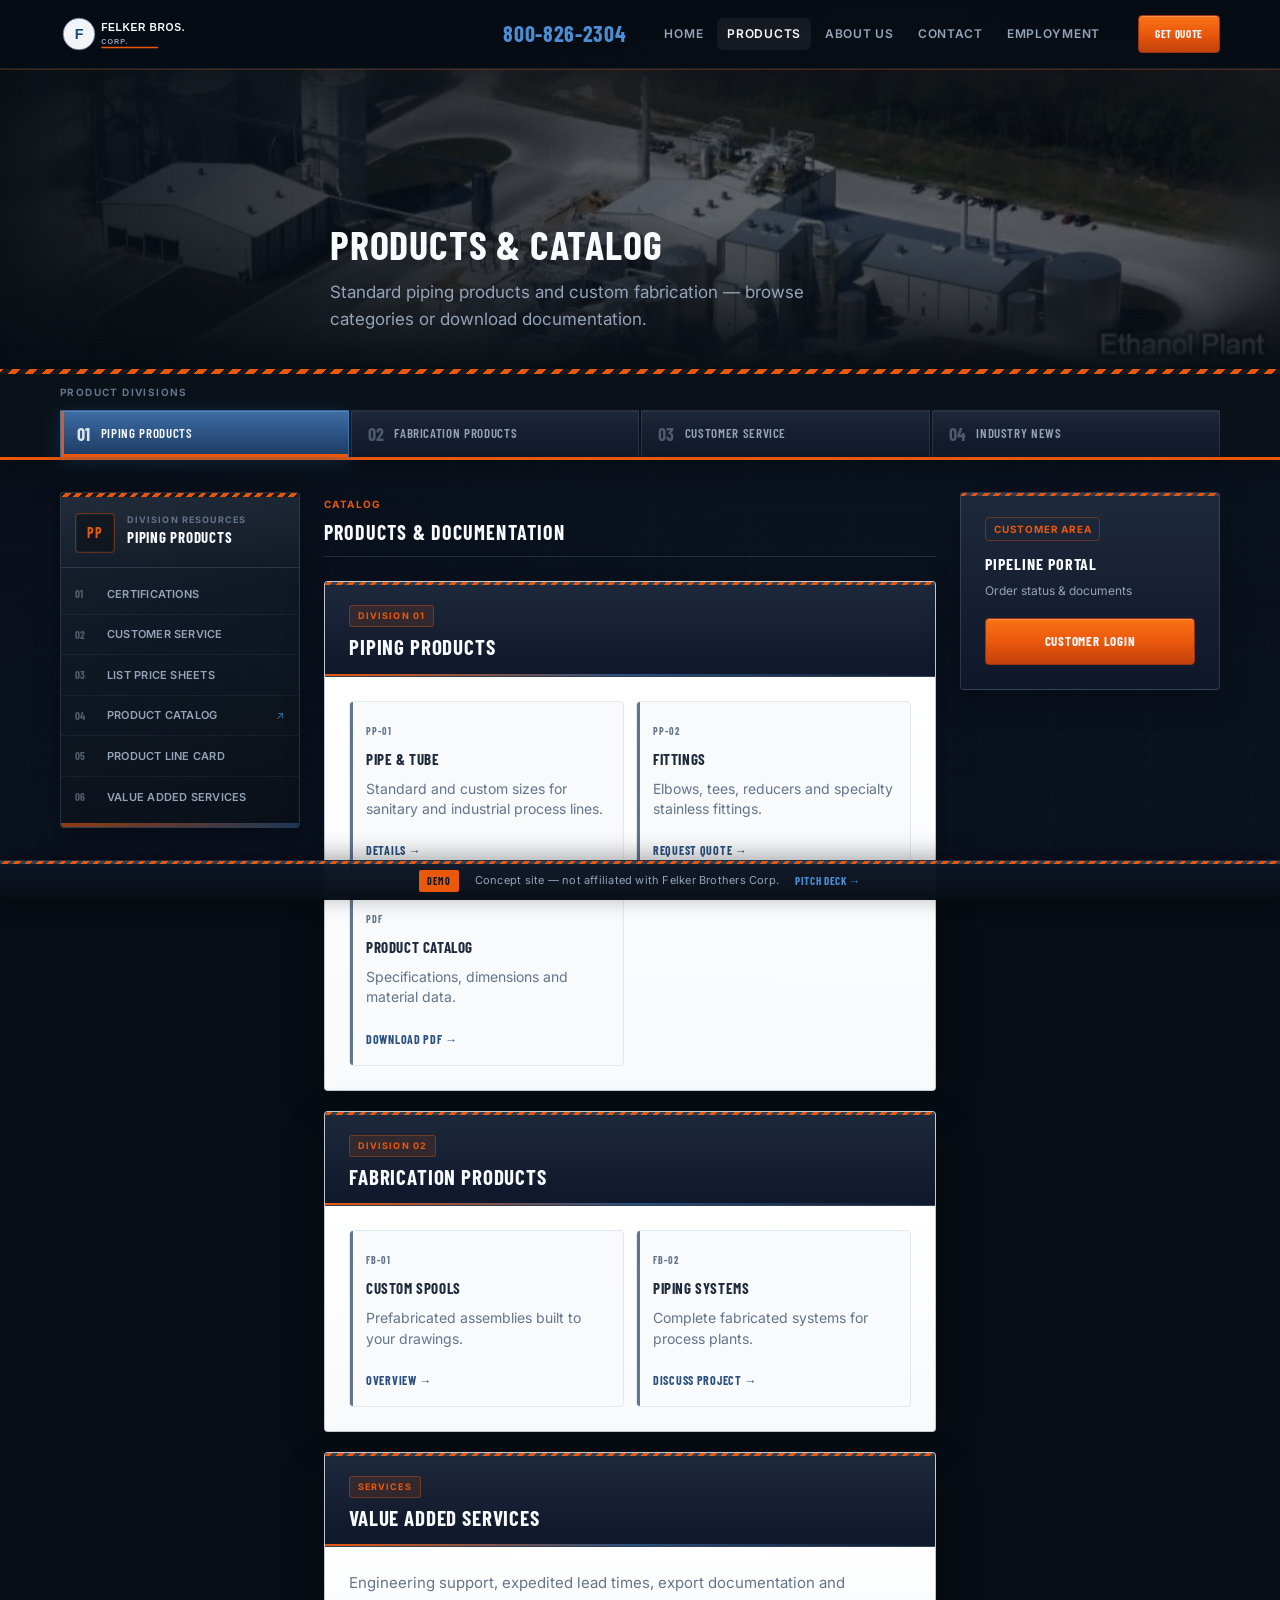
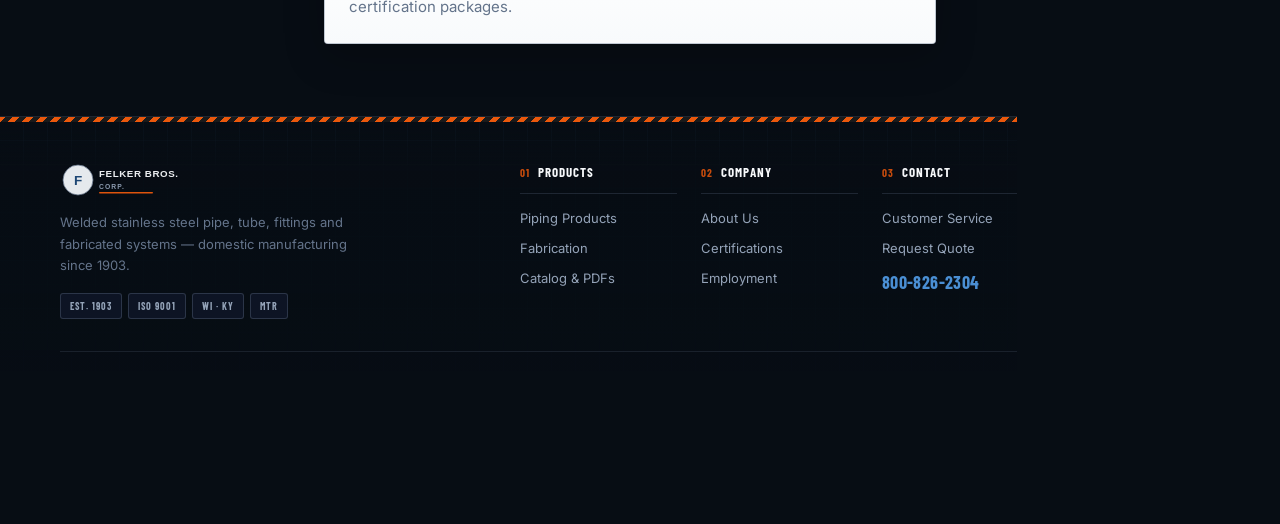
<file: products.html>
<!DOCTYPE html>
<html lang="en">
<head>
    <meta charset="UTF-8">
    <meta name="viewport" content="width=device-width, initial-scale=1.0">
    <meta name="robots" content="noindex, nofollow">
    <meta name="description" content="Felker Brothers stainless steel pipe, tube, fittings and fabricated piping products.">
    <title>Products | Felker Bros. Corp.</title>
    <link rel="icon" href="assets/logo.svg" type="image/svg+xml">
    <link rel="stylesheet" href="css/felker.css">
</head>
<body data-active-tab="piping">
    <div class="blueprint_bg" aria-hidden="true"></div>

    <header class="site_header">
        <div class="container site_header_row">
            <a class="site_logo" href="index.html"><img src="assets/logo.svg" alt="Felker Bros. Corp." width="200" height="40"></a>
            <div class="site_header_right">
                <a class="site_phone" href="tel:8008262304">800-826-2304</a>
                <nav class="utility_nav" aria-label="Utility">
                    <a href="index.html">Home</a>
                    <a href="products.html">Products</a>
                    <a href="about.html">About Us</a>
                    <a href="contact.html">Contact</a>
                    <a href="about.html#employment">Employment</a>
                </nav>
                <a class="header_cta" href="contact.html#quote">Get Quote</a>
            </div>
            <button class="burger" type="button" aria-label="Menu" aria-expanded="false"><span></span><span></span><span></span></button>
        </div>
    </header>
    <nav class="mobile_nav" aria-label="Mobile">
        <a href="index.html">Home</a><a href="about.html">About Us</a><a href="contact.html">Contact</a>
        <a href="products.html">Products</a><a href="tel:8008262304">800-826-2304</a>
    </nav>

    <section class="hero hero--compact">
        <div class="hero_carousel" data-hero-carousel aria-hidden="true">
            <div class="hero_slides"></div>
            <div class="hero_overlay"></div>
        </div>
        <div class="container hero_content">
            <h1 class="hero_title" style="font-size:clamp(28px,5vw,40px)">Products &amp; Catalog</h1>
            <p class="hero_text" style="margin-bottom:0">Standard piping products and custom fabrication — browse categories or download documentation.</p>
        </div>
    </section>

    <div class="division_wrap">
        <div class="division_hazard" aria-hidden="true"></div>
        <div class="container">
            <p class="division_label">Product divisions</p>
            <nav class="division_tabs" role="tablist" aria-label="Product divisions">
                <button type="button" class="tab_btn is-active" role="tab" data-tab="piping"><span class="tab_num">01</span><span class="tab_text">Piping Products</span></button>
                <button type="button" class="tab_btn" role="tab" data-tab="fabrication"><span class="tab_num">02</span><span class="tab_text">Fabrication Products</span></button>
                <button type="button" class="tab_btn" role="tab" data-tab="service"><span class="tab_num">03</span><span class="tab_text">Customer Service</span></button>
                <button type="button" class="tab_btn" role="tab" data-tab="news"><span class="tab_num">04</span><span class="tab_text">Industry News</span></button>
            </nav>
        </div>
    </div>

    <div class="container page_grid">
        <aside class="submenu_panel" id="submenu-panel"></aside>
        <main class="content_main">
            <header class="content_zone_head">
                <span class="content_zone_label">Catalog</span>
                <h2 class="content_zone_title">Products &amp; documentation</h2>
            </header>

            <article class="content_card" id="piping">
                <div class="card_head">
                    <span class="card_tag">Division 01</span>
                    <h1>Piping Products</h1>
                </div>
                <div class="card_body">
                    <div class="product_grid">
                        <div class="product_item" id="pipe">
                            <span class="product_code">PP-01</span>
                            <h3>Pipe &amp; Tube</h3>
                            <p>Standard and custom sizes for sanitary and industrial process lines.</p>
                            <a class="text_link" href="https://www.felkerbrothers.com/piping-products.aspx" target="_blank" rel="noopener">Details →</a>
                        </div>
                        <div class="product_item" id="fittings">
                            <span class="product_code">PP-02</span>
                            <h3>Fittings</h3>
                            <p>Elbows, tees, reducers and specialty stainless fittings.</p>
                            <a class="text_link" href="contact.html#quote">Request quote →</a>
                        </div>
                        <div class="product_item">
                            <span class="product_code">PDF</span>
                            <h3>Product Catalog</h3>
                            <p>Specifications, dimensions and material data.</p>
                            <a class="text_link" href="http://www.felkerbrothers.com/files/common/felkercatalog071406-web.pdf" target="_blank" rel="noopener">Download PDF →</a>
                        </div>
                    </div>
                </div>
            </article>

            <article class="content_card" id="fabrication">
                <div class="card_head">
                    <span class="card_tag">Division 02</span>
                    <h2 id="spools">Fabrication Products</h2>
                </div>
                <div class="card_body">
                    <div class="product_grid">
                        <div class="product_item">
                            <span class="product_code">FB-01</span>
                            <h3>Custom Spools</h3>
                            <p>Prefabricated assemblies built to your drawings.</p>
                            <a class="text_link" href="https://www.felkerbrothers.com/fabrication-products.aspx" target="_blank" rel="noopener">Overview →</a>
                        </div>
                        <div class="product_item">
                            <span class="product_code">FB-02</span>
                            <h3>Piping Systems</h3>
                            <p>Complete fabricated systems for process plants.</p>
                            <a class="text_link" href="contact.html#quote">Discuss project →</a>
                        </div>
                    </div>
                </div>
            </article>

            <article class="content_card" id="services">
                <div class="card_head">
                    <span class="card_tag">Services</span>
                    <h2 id="resources">Value Added Services</h2>
                </div>
                <div class="card_body">
                    <p>Engineering support, expedited lead times, export documentation and certification packages.</p>
                </div>
            </article>
        </main>
        <aside class="portal_panel">
            <div class="portal_badge">Customer area</div>
            <h2>Pipeline Portal</h2>
            <p class="portal_sub">Order status &amp; documents</p>
            <a class="btn_portal btn_portal_block" href="https://www.felkerbrothers.com/pipeline-portal.aspx" target="_blank" rel="noopener">Customer Login</a>
        </aside>
    </div>

    <footer class="site_footer">
        <div class="footer_hazard" aria-hidden="true"></div>
        <div class="container">
            <div class="footer_top">
                <div class="footer_brand">
                    <img src="assets/logo.svg" alt="Felker Bros. Corp." width="180" height="36" class="footer_logo">
                    <p class="footer_about">Welded stainless steel pipe, tube, fittings and fabricated systems — domestic manufacturing since 1903.</p>
                    <div class="footer_badges" aria-label="Certifications">
                        <span class="footer_badge">Est. 1903</span>
                        <span class="footer_badge">ISO 9001</span>
                        <span class="footer_badge">WI · KY</span>
                        <span class="footer_badge">MTR</span>
                    </div>
                </div>
                <div class="footer_grid">
                    <div class="footer_col">
                        <h3><span class="footer_col_code">01</span> Products</h3>
                        <a href="products.html#piping">Piping Products</a>
                        <a href="products.html#fabrication">Fabrication</a>
                        <a href="products.html">Catalog &amp; PDFs</a>
                    </div>
                    <div class="footer_col">
                        <h3><span class="footer_col_code">02</span> Company</h3>
                        <a href="about.html">About Us</a>
                        <a href="about.html#certifications">Certifications</a>
                        <a href="about.html#employment">Employment</a>
                    </div>
                    <div class="footer_col">
                        <h3><span class="footer_col_code">03</span> Contact</h3>
                        <a href="contact.html">Customer Service</a>
                        <a href="contact.html#quote">Request Quote</a>
                        <a href="tel:8008262304" class="footer_phone">800-826-2304</a>
                    </div>
                    <div class="footer_col footer_col--portal">
                        <h3><span class="footer_col_code">04</span> Portal</h3>
                        <p class="footer_portal_note">Registered customers — orders &amp; documents</p>
                        <a class="btn_portal btn_portal_sm" href="https://www.felkerbrothers.com/pipeline-portal.aspx" target="_blank" rel="noopener">Pipeline Login</a>
                    </div>
                </div>
            </div>
            <div class="footer_bottom">
                <p class="footer_tagline">Your Complete Combination in Stainless Steel Piping Products</p>
                <p class="footer_copy">© Felker Brothers Corporation · Concept redesign by <a href="https://hvzeweb.netlify.app" target="_blank" rel="noopener">HVZEweb</a></p>
            </div>
        </div>
    </footer>

    <div class="demo_ribbon" role="note">
        <span class="demo_ribbon_badge">Demo</span>
        <span class="demo_ribbon_text">Concept site — not affiliated with Felker Brothers Corp.</span>
        <a class="demo_ribbon_link" href="pitch-one-pager.html">Pitch deck →</a>
    </div>
    <script src="js/hero-carousel.js"></script>
    <script src="js/felker.js"></script>
</body>
</html>
</file>
<file: css/felker.css>
@import url('https://fonts.googleapis.com/css2?family=Barlow+Condensed:wght@500;600;700&family=Inter:wght@400;500;600;700&display=swap');

:root {
    --bg: #070d14;
    --surface: #0f1824;
    --surface-2: #162232;
    --white: #f8fafc;
    --muted: #94a3b8;
    --steel: #64748b;
    --orange: #ea580c;
    --orange-dim: rgba(234, 88, 12, 0.15);
    --blue: #4a8fd4;
    --blue-dark: #2a5080;
    --text: #1e293b;
    --text-muted: #64748b;
    --border: rgba(148, 163, 184, 0.16);
    --radius: 8px;
    --font: 'Inter', system-ui, sans-serif;
    --display: 'Barlow Condensed', sans-serif;
    --header-h: 68px;
    --division-h: 88px;
    --ribbon-h: 40px;
}

*, *::before, *::after { margin: 0; padding: 0; box-sizing: border-box; }
html { scroll-behavior: smooth; }
body {
    font-family: var(--font);
    font-size: 15px;
    line-height: 1.6;
    color: var(--text);
    background: var(--bg);
    min-height: 100vh;
}
img { max-width: 100%; display: block; }
a { color: var(--blue-dark); text-decoration: none; }
a:hover { color: var(--orange); }

.container { width: min(1160px, calc(100% - 32px)); margin: 0 auto; }

/* Blueprint atmosphere */
.blueprint_bg {
    position: fixed;
    inset: 0;
    z-index: -1;
    background:
        radial-gradient(ellipse 80% 50% at 70% 20%, rgba(74, 143, 212, 0.08), transparent),
        linear-gradient(180deg, #070d14 0%, #0a1220 100%);
}
.blueprint_bg::before {
    content: '';
    position: absolute;
    inset: 0;
    opacity: 0.055;
    background-image: url("data:image/svg+xml,%3Csvg xmlns='http://www.w3.org/2000/svg' width='100' height='100' viewBox='0 0 100 100'%3E%3Cpath d='M0 50h100M50 0v100' stroke='%234a8fd4' stroke-width='0.4'/%3E%3Ccircle cx='50' cy='50' r='18' stroke='%234a8fd4' stroke-width='0.4' fill='none'/%3E%3Cpath d='M50 32v36M32 50h36' stroke='%234a8fd4' stroke-width='0.3'/%3E%3C/svg%3E");
}
.blueprint_bg::after {
    content: '';
    position: absolute;
    inset: 0;
    background: repeating-linear-gradient(
        -45deg,
        transparent,
        transparent 40px,
        rgba(234, 88, 12, 0.015) 40px,
        rgba(234, 88, 12, 0.015) 41px
    );
    pointer-events: none;
}

/* Header */
.site_header {
    position: sticky;
    top: 0;
    z-index: 100;
    background: rgba(7, 13, 20, 0.9);
    backdrop-filter: blur(16px);
    border-bottom: 1px solid var(--border);
    box-shadow: 0 1px 0 rgba(234, 88, 12, 0.25);
}
.site_header_row {
    height: var(--header-h);
    display: flex;
    align-items: center;
    justify-content: space-between;
    gap: 20px;
}
.site_logo img { height: 38px; width: auto; }
.site_header_right {
    display: flex;
    align-items: center;
    gap: 28px;
}
.site_phone {
    font-family: var(--display);
    font-size: 22px;
    font-weight: 700;
    letter-spacing: 0.03em;
    color: var(--blue);
    white-space: nowrap;
}
.utility_nav {
    display: flex;
    align-items: center;
    gap: 4px;
    font-size: 12px;
    font-weight: 600;
    letter-spacing: 0.06em;
    text-transform: uppercase;
}
.utility_nav a {
    color: var(--muted);
    padding: 6px 10px;
    border-radius: 6px;
    transition: color 0.2s, background 0.2s;
}
.utility_nav a:hover,
.utility_nav a.is-active { color: var(--white); background: rgba(255,255,255,0.06); }
.utility_sep { display: none; }

.header_cta {
    display: inline-flex;
    align-items: center;
    padding: 9px 16px;
    font-family: var(--display);
    font-size: 11px;
    font-weight: 700;
    letter-spacing: 0.06em;
    text-transform: uppercase;
    text-decoration: none;
    color: var(--white);
    background: linear-gradient(180deg, #f97316 0%, var(--orange) 50%, #c2410c 100%);
    border: 1px solid #9a3412;
    border-radius: 4px;
    white-space: nowrap;
    box-shadow: inset 0 1px 0 rgba(255, 255, 255, 0.2);
}
.header_cta:hover { background: #c2410c; color: var(--white); }

.burger {
    display: none;
    flex-direction: column;
    gap: 5px;
    padding: 8px;
    background: none;
    border: 1px solid var(--border);
    border-radius: 6px;
    cursor: pointer;
}
.burger span { display: block; width: 20px; height: 2px; background: var(--white); }

.mobile_nav {
    display: none;
    flex-direction: column;
    gap: 4px;
    padding: 12px 16px 16px;
    background: var(--surface);
    border-bottom: 1px solid var(--border);
}
.mobile_nav.is-open { display: flex; }
.mobile_nav a {
    padding: 10px 12px;
    color: var(--white);
    font-weight: 600;
    font-size: 14px;
    border-radius: 6px;
}
.mobile_nav a:hover { background: rgba(255,255,255,0.06); }

/* Hero */
.hero {
    position: relative;
    min-height: 480px;
    display: flex;
    align-items: flex-end;
    overflow: hidden;
}
.hero--compact { min-height: 300px; }
.hero--compact .hero_content { padding: 28px 0 36px; }

.hero_carousel {
    position: absolute;
    inset: 0;
}
.hero_slides {
    position: absolute;
    inset: 0;
}
.hero_slide {
    position: absolute;
    inset: 0;
    opacity: 0;
    transition: opacity 1.1s ease-in-out;
    will-change: opacity;
}
.hero_slide.is-active { opacity: 1; z-index: 1; }
.hero_slide img {
    width: 100%;
    height: 100%;
    object-fit: cover;
    object-position: center;
    filter: saturate(0.9) brightness(0.72);
    transform: scale(1);
}
.hero_slide.is-active img {
    animation: heroKenBurns 6s ease-out forwards;
}
@keyframes heroKenBurns {
    from { transform: scale(1); }
    to { transform: scale(1.05); }
}

.hero_overlay {
    position: absolute;
    inset: 0;
    z-index: 2;
    background:
        linear-gradient(90deg, rgba(7,13,20,0.92) 0%, rgba(7,13,20,0.55) 45%, rgba(7,13,20,0.35) 100%),
        linear-gradient(0deg, rgba(7,13,20,0.85) 0%, transparent 50%);
    pointer-events: none;
}

.hero_content {
    position: relative;
    z-index: 3;
    padding: 48px 0 56px;
    max-width: 620px;
}
.hero_eyebrow {
    display: inline-flex;
    align-items: center;
    gap: 8px;
    margin-bottom: 16px;
    padding: 5px 12px;
    font-size: 11px;
    font-weight: 600;
    letter-spacing: 0.1em;
    text-transform: uppercase;
    color: var(--orange);
    border: 1px solid rgba(234,88,12,0.35);
    border-radius: 100px;
}
.hero_eyebrow::before {
    content: '';
    width: 6px;
    height: 6px;
    background: var(--orange);
    border-radius: 50%;
}
.hero_title {
    font-family: var(--display);
    font-size: clamp(36px, 6vw, 54px);
    font-weight: 700;
    line-height: 0.95;
    text-transform: uppercase;
    letter-spacing: 0.02em;
    color: var(--white);
    margin-bottom: 16px;
}
.hero_title em {
    font-style: normal;
    color: var(--blue);
}
.hero_text {
    font-size: 17px;
    color: var(--muted);
    margin-bottom: 24px;
    max-width: 520px;
}
.hero_actions { display: flex; flex-wrap: wrap; gap: 12px; }
.btn {
    display: inline-flex;
    align-items: center;
    justify-content: center;
    gap: 8px;
    padding: 12px 22px;
    font-size: 13px;
    font-weight: 700;
    font-family: var(--display);
    letter-spacing: 0.06em;
    text-transform: uppercase;
    text-decoration: none;
    border-radius: 4px;
    border: 1px solid transparent;
    cursor: pointer;
    line-height: 1.2;
    transition: background 0.2s, border-color 0.2s, color 0.2s, box-shadow 0.2s;
}
.btn_primary {
    color: var(--white);
    background: linear-gradient(180deg, #f97316 0%, var(--orange) 50%, #c2410c 100%);
    border-color: #9a3412;
    box-shadow: inset 0 1px 0 rgba(255, 255, 255, 0.2);
}
.btn_primary:hover {
    background: linear-gradient(180deg, var(--orange) 0%, #c2410c 100%);
    color: var(--white);
}
.btn_ghost {
    color: var(--white);
    background: rgba(255, 255, 255, 0.06);
    border-color: rgba(148, 163, 184, 0.35);
}
.btn_ghost:hover {
    border-color: var(--orange);
    color: var(--orange);
    background: rgba(234, 88, 12, 0.08);
}
.btn:focus-visible,
.tab_btn:focus-visible,
.hero_arrow:focus-visible,
.submenu_toggle:focus-visible {
    outline: 2px solid var(--blue);
    outline-offset: 2px;
}

/* Trust strip — industrial spec bar */
.trust_strip {
    background: var(--surface);
    border-bottom: 1px solid var(--border);
    border-top: 3px solid var(--orange);
}
.trust_strip_inner {
    display: grid;
    grid-template-columns: repeat(4, 1fr);
    gap: 1px;
    background: var(--border);
}
.trust_item {
    display: flex;
    flex-direction: column;
    align-items: center;
    justify-content: center;
    gap: 2px;
    padding: 16px 12px;
    background: var(--surface);
    text-align: center;
}
.trust_value {
    font-family: var(--display);
    font-size: 22px;
    font-weight: 700;
    letter-spacing: 0.04em;
    color: var(--white);
}
.trust_label {
    font-size: 11px;
    font-weight: 600;
    letter-spacing: 0.08em;
    text-transform: uppercase;
    color: var(--steel);
}

/* Division tabs — industrial control panel */
.division_wrap {
    position: sticky;
    top: var(--header-h);
    z-index: 50;
    background: #0a1119;
    border-bottom: 3px solid var(--orange);
    box-shadow: 0 10px 32px rgba(0, 0, 0, 0.35);
}
.division_hazard {
    height: 5px;
    background: repeating-linear-gradient(
        -45deg,
        #1a1a1a,
        #1a1a1a 6px,
        var(--orange) 6px,
        var(--orange) 12px
    );
}
.division_label {
    padding: 10px 0 0;
    font-size: 10px;
    font-weight: 700;
    letter-spacing: 0.14em;
    text-transform: uppercase;
    color: var(--steel);
}
.division_tabs {
    display: grid;
    grid-template-columns: repeat(4, 1fr);
    gap: 2px;
    padding: 10px 0 0;
}
.tab_btn {
    display: flex;
    align-items: center;
    gap: 10px;
    border: 1px solid rgba(100, 116, 139, 0.25);
    border-bottom: none;
    cursor: pointer;
    font-family: var(--display);
    text-align: left;
    padding: 14px 16px;
    color: var(--muted);
    background:
        linear-gradient(180deg, rgba(30, 41, 59, 0.9) 0%, rgba(15, 23, 42, 0.95) 100%);
    box-shadow: inset 0 1px 0 rgba(255, 255, 255, 0.06);
    transition: color 0.2s, background 0.2s, border-color 0.2s, transform 0.15s;
    position: relative;
    overflow: hidden;
}
.tab_btn::before {
    content: '';
    position: absolute;
    left: 0;
    top: 0;
    bottom: 0;
    width: 3px;
    background: transparent;
    transition: background 0.2s;
}
.tab_num {
    flex-shrink: 0;
    font-size: 18px;
    font-weight: 700;
    line-height: 1;
    color: rgba(148, 163, 184, 0.45);
    letter-spacing: 0.02em;
}
.tab_text {
    font-size: 13px;
    font-weight: 600;
    letter-spacing: 0.05em;
    text-transform: uppercase;
    line-height: 1.2;
}
.tab_btn:hover {
    color: var(--white);
    border-color: rgba(74, 143, 212, 0.35);
    background: linear-gradient(180deg, rgba(42, 80, 128, 0.5) 0%, rgba(15, 23, 42, 0.95) 100%);
}
.tab_btn:hover .tab_num { color: var(--blue); }
.tab_btn.is-active {
    color: var(--white);
    border-color: rgba(74, 143, 212, 0.5);
    background: linear-gradient(180deg, #3d6ea5 0%, #2a5080 55%, #1e3a5f 100%);
    box-shadow:
        inset 0 1px 0 rgba(255, 255, 255, 0.15),
        0 4px 20px rgba(42, 80, 128, 0.4);
}
.tab_btn.is-active::before { background: var(--orange); }
.tab_btn.is-active .tab_num { color: rgba(255, 255, 255, 0.85); }
.tab_btn.is-active::after {
    content: '';
    position: absolute;
    bottom: 0;
    left: 0;
    right: 0;
    height: 3px;
    background: var(--orange);
}

/* Page grid */
.page_grid {
    display: grid;
    grid-template-columns: 240px 1fr 260px;
    gap: 24px;
    padding: 32px 0 64px;
    align-items: start;
}

/* Submenu — industrial spec panel */
.submenu_panel {
    position: sticky;
    top: calc(var(--header-h) + var(--division-h) + 24px);
    padding: 0;
    background:
        linear-gradient(165deg, #1a2433 0%, #0f1824 40%, #0a1018 100%);
    border: 1px solid rgba(100, 116, 139, 0.3);
    border-radius: 4px;
    overflow: hidden;
    box-shadow:
        inset 0 1px 0 rgba(255, 255, 255, 0.06),
        0 8px 28px rgba(0, 0, 0, 0.3);
}
.submenu_panel::before {
    content: '';
    display: block;
    height: 4px;
    background: repeating-linear-gradient(
        -45deg,
        #1a1a1a,
        #1a1a1a 4px,
        var(--orange) 4px,
        var(--orange) 8px
    );
}
.submenu_toggle {
    display: none;
    width: 100%;
    padding: 14px 18px;
    align-items: center;
    justify-content: space-between;
    gap: 8px;
    font-family: var(--display);
    font-size: 14px;
    font-weight: 700;
    letter-spacing: 0.06em;
    text-transform: uppercase;
    color: var(--white);
    background: rgba(0, 0, 0, 0.2);
    border: none;
    border-bottom: 1px solid var(--border);
    cursor: pointer;
}
.submenu_toggle svg { transition: transform 0.2s; }
.submenu_panel.is-collapsed .submenu_toggle svg { transform: rotate(-90deg); }
.submenu_panel.is-collapsed .submenu_body { display: none; }

.submenu_header {
    display: flex;
    align-items: flex-start;
    gap: 12px;
    padding: 16px 14px 14px;
    background:
        linear-gradient(180deg, rgba(255, 255, 255, 0.04) 0%, transparent 100%);
    border-bottom: 1px solid rgba(100, 116, 139, 0.25);
}
.submenu_code {
    flex-shrink: 0;
    display: flex;
    align-items: center;
    justify-content: center;
    width: 40px;
    height: 40px;
    font-family: var(--display);
    font-size: 14px;
    font-weight: 700;
    letter-spacing: 0.06em;
    color: var(--orange);
    background: rgba(0, 0, 0, 0.35);
    border: 1px solid rgba(234, 88, 12, 0.4);
    border-radius: 4px;
    box-shadow: inset 0 0 0 1px rgba(255, 255, 255, 0.05);
}
.submenu_hint {
    font-size: 9px;
    font-weight: 700;
    letter-spacing: 0.12em;
    text-transform: uppercase;
    color: var(--steel);
    margin-bottom: 2px;
}
.submenu_label {
    font-family: var(--display);
    font-size: 15px;
    font-weight: 700;
    letter-spacing: 0.05em;
    text-transform: uppercase;
    color: var(--white);
    line-height: 1.15;
}

.submenu_list {
    list-style: none;
    padding: 6px 0;
}
.submenu_list li + li {
    border-top: 1px solid rgba(100, 116, 139, 0.12);
}
.submenu_list a {
    display: flex;
    align-items: center;
    gap: 10px;
    padding: 11px 14px;
    font-size: 12px;
    font-weight: 500;
    color: var(--muted);
    transition: color 0.15s, background 0.15s, padding-left 0.15s;
    position: relative;
}
.submenu_list a::before {
    content: '';
    position: absolute;
    left: 0;
    top: 0;
    bottom: 0;
    width: 0;
    background: var(--orange);
    transition: width 0.15s;
}
.submenu_num {
    flex-shrink: 0;
    width: 22px;
    font-family: var(--display);
    font-size: 11px;
    font-weight: 700;
    letter-spacing: 0.04em;
    color: rgba(148, 163, 184, 0.5);
}
.submenu_text {
    flex: 1;
    letter-spacing: 0.02em;
    text-transform: uppercase;
    font-size: 11px;
    font-weight: 600;
    line-height: 1.3;
}
.submenu_ext {
    flex-shrink: 0;
    font-size: 11px;
    color: var(--blue);
    opacity: 0.7;
}
.submenu_list a:hover {
    color: var(--white);
    background: rgba(255, 255, 255, 0.04);
    padding-left: 18px;
}
.submenu_list a:hover::before { width: 3px; }
.submenu_list a:hover .submenu_num { color: var(--orange); }
.submenu_list a.is-current {
    color: var(--white);
    background: linear-gradient(90deg, rgba(234, 88, 12, 0.12) 0%, transparent 100%);
    padding-left: 18px;
}
.submenu_list a.is-current::before { width: 3px; }
.submenu_list a.is-current .submenu_num { color: var(--orange); }

.submenu_footer {
    height: 4px;
    background: linear-gradient(90deg, var(--orange), var(--blue-dark));
    opacity: 0.6;
}

/* Main content — industrial spec zone */
.content_main {
    display: grid;
    gap: 20px;
    min-width: 0;
}

.content_zone_head {
    padding: 4px 0 8px;
    border-bottom: 1px solid rgba(148, 163, 184, 0.2);
    margin-bottom: 4px;
}
.content_zone_label {
    display: block;
    font-size: 10px;
    font-weight: 700;
    letter-spacing: 0.14em;
    text-transform: uppercase;
    color: var(--orange);
    margin-bottom: 4px;
}
.content_zone_title {
    font-family: var(--display);
    font-size: 20px;
    font-weight: 700;
    letter-spacing: 0.06em;
    text-transform: uppercase;
    color: var(--white);
}

.content_card {
    position: relative;
    background: #f1f5f9;
    border-radius: 4px;
    border: 1px solid rgba(100, 116, 139, 0.35);
    box-shadow:
        0 12px 40px rgba(0, 0, 0, 0.22),
        inset 0 1px 0 rgba(255, 255, 255, 0.8);
    overflow: hidden;
}
.content_card::before {
    content: '';
    position: absolute;
    top: 0;
    left: 0;
    right: 0;
    height: 3px;
    background: repeating-linear-gradient(
        -45deg,
        #334155,
        #334155 4px,
        var(--orange) 4px,
        var(--orange) 8px
    );
    z-index: 1;
}

.card_head {
    position: relative;
    padding: 20px 24px 16px;
    background: linear-gradient(180deg, #1e293b 0%, #0f172a 100%);
    border-bottom: 1px solid rgba(100, 116, 139, 0.3);
}
.card_head::after {
    content: '';
    position: absolute;
    left: 0;
    bottom: 0;
    width: 100%;
    height: 2px;
    background: linear-gradient(90deg, var(--orange), var(--blue-dark), transparent);
}
.card_tag {
    display: inline-block;
    margin-bottom: 8px;
    padding: 3px 8px;
    font-size: 9px;
    font-weight: 700;
    letter-spacing: 0.12em;
    text-transform: uppercase;
    color: var(--orange);
    background: rgba(234, 88, 12, 0.12);
    border: 1px solid rgba(234, 88, 12, 0.35);
    border-radius: 3px;
}
.content_card h1,
.content_card h2 {
    font-family: var(--display);
    font-size: 21px;
    font-weight: 700;
    text-transform: uppercase;
    letter-spacing: 0.04em;
    color: var(--white);
    margin: 0;
    line-height: 1.15;
}

.card_body {
    padding: 24px;
    background: linear-gradient(180deg, #ffffff 0%, #f8fafc 100%);
}
.card_body > p {
    color: var(--text-muted);
    margin-bottom: 10px;
}
.card_body > p:last-child { margin-bottom: 0; }

.card_actions {
    margin-top: 20px;
    padding-top: 16px;
    border-top: 1px solid #e2e8f0;
}

.content_row {
    display: grid;
    grid-template-columns: 120px 1fr;
    gap: 20px;
    align-items: start;
}
.content_thumb {
    border: 1px solid #cbd5e1;
    border-radius: 4px;
    overflow: hidden;
    background: #e2e8f0;
    box-shadow: inset 0 0 0 1px rgba(255, 255, 255, 0.5);
}
.content_thumb img {
    width: 100%;
    height: 90px;
    object-fit: cover;
}
.content_copy p {
    color: var(--text-muted);
    margin-bottom: 10px;
    font-size: 15px;
    line-height: 1.55;
}
.content_copy p:last-of-type { margin-bottom: 0; }

.spec_list {
    display: grid;
    gap: 0;
    border: 1px solid #e2e8f0;
    border-radius: 4px;
    overflow: hidden;
}
.spec_row {
    display: grid;
    grid-template-columns: 110px 1fr;
    gap: 12px;
    padding: 12px 14px;
    background: var(--white);
    border-bottom: 1px solid #e2e8f0;
}
.spec_row:last-child { border-bottom: none; }
.spec_row:nth-child(even) { background: #f8fafc; }
.spec_row dt {
    font-family: var(--display);
    font-size: 11px;
    font-weight: 700;
    letter-spacing: 0.08em;
    text-transform: uppercase;
    color: var(--blue-dark);
}
.spec_row dd {
    font-size: 14px;
    color: var(--text);
    margin: 0;
}

.text_link {
    display: inline-flex;
    align-items: center;
    gap: 4px;
    margin-top: 12px;
    font-family: var(--display);
    font-size: 12px;
    font-weight: 700;
    letter-spacing: 0.06em;
    text-transform: uppercase;
    color: var(--blue-dark);
}
.text_link:hover { color: var(--orange); }

/* Portal sidebar */
.portal_panel {
    position: sticky;
    top: calc(var(--header-h) + var(--division-h) + 16px);
    padding: 24px;
    background: linear-gradient(180deg, #1e293b 0%, #0f172a 100%);
    border: 1px solid rgba(100, 116, 139, 0.35);
    border-radius: 4px;
    box-shadow: 0 8px 32px rgba(0, 0, 0, 0.25);
    overflow: hidden;
}
.portal_panel::before {
    content: '';
    display: block;
    height: 3px;
    margin: -24px -24px 20px;
    background: repeating-linear-gradient(
        -45deg,
        #334155,
        #334155 4px,
        var(--orange) 4px,
        var(--orange) 8px
    );
}
.portal_badge {
    display: inline-block;
    margin-bottom: 10px;
    padding: 3px 8px;
    font-size: 10px;
    font-weight: 700;
    letter-spacing: 0.08em;
    text-transform: uppercase;
    color: var(--orange);
    border: 1px solid rgba(234, 88, 12, 0.35);
    border-radius: 4px;
}
.portal_panel h2 {
    font-family: var(--display);
    font-size: 16px;
    font-weight: 700;
    text-transform: uppercase;
    letter-spacing: 0.06em;
    color: var(--white);
    margin-bottom: 4px;
}
.portal_sub {
    font-size: 12px;
    color: var(--muted);
    margin-bottom: 18px;
}
.portal_form { display: grid; gap: 12px; }
.portal_form label {
    display: grid;
    gap: 5px;
    font-size: 12px;
    font-weight: 600;
    color: var(--muted);
}
.portal_form input[type='text'],
.portal_form input[type='password'] {
    padding: 10px 12px;
    font: inherit;
    font-size: 14px;
    color: var(--white);
    background: var(--bg);
    border: 1px solid var(--border);
    border-radius: 6px;
    outline: none;
}
.portal_form input:focus { border-color: var(--blue); }
.portal_remember {
    display: flex !important;
    align-items: center;
    gap: 8px;
    font-weight: 400 !important;
}
.btn_portal {
    display: inline-flex;
    align-items: center;
    justify-content: center;
    width: 100%;
    padding: 12px;
    font-family: var(--display);
    font-size: 13px;
    font-weight: 700;
    letter-spacing: 0.06em;
    text-transform: uppercase;
    text-decoration: none;
    color: var(--white);
    background: linear-gradient(180deg, #f97316 0%, var(--orange) 50%, #c2410c 100%);
    border: 1px solid #9a3412;
    border-radius: 4px;
    cursor: pointer;
    box-shadow: inset 0 1px 0 rgba(255, 255, 255, 0.2);
}
.btn_portal:hover { background: #c2410c; color: var(--white); }
.btn_portal_block { display: flex; }
.portal_links {
    margin-top: 14px;
    font-size: 12px;
}
.portal_links a { color: var(--blue); }
.portal_note {
    margin-top: 12px;
    padding-top: 12px;
    border-top: 1px solid var(--border);
    font-size: 11px;
    color: var(--steel);
}

/* Products grid */
.product_grid {
    display: grid;
    grid-template-columns: repeat(auto-fill, minmax(200px, 1fr));
    gap: 12px;
}
.product_item {
    position: relative;
    padding: 16px 16px 14px;
    background: var(--white);
    border: 1px solid #e2e8f0;
    border-radius: 4px;
    transition: border-color 0.2s, box-shadow 0.2s;
}
.product_item::before {
    content: '';
    position: absolute;
    left: 0;
    top: 0;
    bottom: 0;
    width: 3px;
    background: var(--steel);
    border-radius: 4px 0 0 4px;
    transition: background 0.2s;
}
.product_item:hover {
    border-color: rgba(234, 88, 12, 0.45);
    box-shadow: 0 4px 16px rgba(0, 0, 0, 0.06);
}
.product_item:hover::before { background: var(--orange); }
.product_code {
    display: inline-block;
    margin-bottom: 8px;
    font-family: var(--display);
    font-size: 10px;
    font-weight: 700;
    letter-spacing: 0.1em;
    color: var(--steel);
}
.product_item h3 {
    font-family: var(--display);
    font-size: 15px;
    font-weight: 700;
    letter-spacing: 0.04em;
    text-transform: uppercase;
    margin-bottom: 8px;
    color: var(--text);
}
.product_item p {
    font-size: 14px;
    color: var(--text-muted);
    margin-bottom: 10px;
    line-height: 1.45;
}

/* Contact form */
.contact_form { display: grid; gap: 14px; }
.contact_form label {
    display: grid;
    gap: 6px;
    font-family: var(--display);
    font-size: 11px;
    font-weight: 700;
    letter-spacing: 0.06em;
    text-transform: uppercase;
    color: var(--text);
}
.contact_form input,
.contact_form select,
.contact_form textarea {
    padding: 11px 12px;
    font: inherit;
    font-size: 15px;
    background: var(--white);
    border: 1px solid #cbd5e1;
    border-radius: 4px;
    outline: none;
}
.contact_form .btn_primary { margin-top: 4px; }
.contact_form input:focus,
.contact_form select:focus,
.contact_form textarea:focus { border-color: var(--blue); }
.form_note { font-size: 12px; color: var(--text-muted); }

.timeline_item {
    padding: 14px 14px 14px 16px;
    margin-top: 16px;
    margin-bottom: 0;
    background: var(--white);
    border-radius: 0 4px 4px 0;
    border: 1px solid #e2e8f0;
    border-left: 3px solid var(--orange);
}
.timeline_item + .timeline_item { margin-top: 10px; }
.timeline_item strong {
    display: block;
    margin-bottom: 4px;
    font-family: var(--display);
    font-size: 13px;
    font-weight: 700;
    letter-spacing: 0.04em;
    text-transform: uppercase;
    color: var(--text);
}
.timeline_item p {
    font-size: 14px;
    color: var(--text-muted);
    margin: 0;
}
.location_grid {
    display: grid;
    grid-template-columns: 1fr 1fr;
    gap: 12px;
}
.location_card {
    padding: 16px;
    background: var(--white);
    border: 1px solid #e2e8f0;
    border-radius: 4px;
    font-size: 14px;
    border-left: 3px solid var(--blue-dark);
}

/* Footer */
.site_footer {
    position: relative;
    margin-top: 8px;
    padding: 0 0 calc(var(--ribbon-h) + 32px);
    background:
        linear-gradient(180deg, rgba(7, 13, 20, 0) 0%, rgba(7, 13, 20, 0.85) 12%, #070d14 100%),
        repeating-linear-gradient(
            0deg,
            transparent,
            transparent 23px,
            rgba(74, 143, 212, 0.04) 23px,
            rgba(74, 143, 212, 0.04) 24px
        ),
        repeating-linear-gradient(
            90deg,
            transparent,
            transparent 23px,
            rgba(74, 143, 212, 0.04) 23px,
            rgba(74, 143, 212, 0.04) 24px
        );
    border-top: 1px solid rgba(100, 116, 139, 0.25);
}
.footer_hazard {
    height: 5px;
    background: repeating-linear-gradient(
        -45deg,
        #1a1a1a,
        #1a1a1a 5px,
        var(--orange) 5px,
        var(--orange) 10px
    );
}
.footer_top {
    display: grid;
    grid-template-columns: minmax(220px, 1.2fr) 2fr;
    gap: 40px;
    padding: 40px 0 32px;
    align-items: start;
}
.footer_brand { min-width: 0; }
.footer_logo {
    display: block;
    margin-bottom: 14px;
    opacity: 0.95;
}
.footer_about {
    font-size: 13px;
    color: var(--steel);
    line-height: 1.65;
    max-width: 300px;
    margin-bottom: 16px;
}
.footer_badges {
    display: flex;
    flex-wrap: wrap;
    gap: 6px;
}
.footer_badge {
    display: inline-block;
    padding: 4px 9px;
    font-family: var(--display);
    font-size: 10px;
    font-weight: 700;
    letter-spacing: 0.1em;
    text-transform: uppercase;
    color: var(--muted);
    background: rgba(15, 23, 42, 0.8);
    border: 1px solid rgba(100, 116, 139, 0.35);
    border-radius: 3px;
}
.footer_grid {
    display: grid;
    grid-template-columns: repeat(4, 1fr);
    gap: 24px;
}
.footer_col h3 {
    display: flex;
    align-items: center;
    gap: 8px;
    font-family: var(--display);
    font-size: 13px;
    font-weight: 700;
    letter-spacing: 0.08em;
    text-transform: uppercase;
    color: var(--white);
    margin-bottom: 14px;
    padding-bottom: 10px;
    border-bottom: 1px solid rgba(100, 116, 139, 0.25);
}
.footer_col_code {
    font-size: 11px;
    font-weight: 700;
    color: var(--orange);
    opacity: 0.85;
}
.footer_col a {
    display: block;
    font-size: 13px;
    color: var(--muted);
    margin-bottom: 9px;
    transition: color 0.2s;
}
.footer_col a:hover { color: var(--orange); }
.footer_phone {
    display: block !important;
    font-family: var(--display);
    font-size: 18px !important;
    font-weight: 700;
    letter-spacing: 0.02em;
    color: var(--blue) !important;
    margin-top: 2px;
}
.footer_portal_note {
    font-size: 12px;
    color: var(--steel);
    line-height: 1.5;
    margin-bottom: 12px;
}
.btn_portal_sm {
    width: auto;
    padding: 9px 14px;
    font-size: 11px;
}
.footer_bottom {
    padding: 24px 0 8px;
    border-top: 1px solid rgba(100, 116, 139, 0.2);
    text-align: center;
}
.footer_tagline {
    font-family: var(--display);
    font-size: clamp(18px, 3vw, 26px);
    font-weight: 600;
    font-style: italic;
    letter-spacing: 0.03em;
    text-transform: uppercase;
    color: var(--blue);
    margin-bottom: 8px;
    padding-top: 0;
    border-top: none;
}
.footer_copy {
    font-size: 12px;
    color: var(--steel);
}
.footer_copy a { color: var(--orange); }
.footer_copy a:hover { color: var(--white); }

/* Demo ribbon — fixed industrial bar */
.demo_ribbon {
    position: fixed;
    bottom: 0;
    left: 0;
    right: 0;
    z-index: 90;
    display: flex;
    align-items: center;
    justify-content: center;
    flex-wrap: wrap;
    gap: 10px 16px;
    min-height: var(--ribbon-h);
    padding: 8px 16px;
    font-size: 11px;
    color: var(--muted);
    background:
        linear-gradient(180deg, rgba(15, 23, 42, 0.98) 0%, rgba(7, 13, 20, 0.99) 100%);
    border-top: 1px solid rgba(100, 116, 139, 0.3);
    box-shadow: 0 -4px 24px rgba(0, 0, 0, 0.35);
}
.demo_ribbon::before {
    content: '';
    position: absolute;
    top: 0;
    left: 0;
    right: 0;
    height: 3px;
    background: repeating-linear-gradient(
        -45deg,
        #334155,
        #334155 4px,
        var(--orange) 4px,
        var(--orange) 8px
    );
}
.demo_ribbon_badge {
    display: inline-flex;
    align-items: center;
    padding: 3px 8px;
    font-family: var(--display);
    font-size: 10px;
    font-weight: 700;
    letter-spacing: 0.12em;
    text-transform: uppercase;
    color: #0f172a;
    background: var(--orange);
    border-radius: 2px;
}
.demo_ribbon_text {
    letter-spacing: 0.02em;
}
.demo_ribbon_link {
    font-family: var(--display);
    font-size: 11px;
    font-weight: 700;
    letter-spacing: 0.06em;
    text-transform: uppercase;
    color: var(--blue);
    text-decoration: none;
}
.demo_ribbon_link:hover { color: var(--white); }

.toast {
    position: fixed;
    bottom: 44px;
    right: 16px;
    z-index: 200;
    padding: 12px 18px;
    font-size: 13px;
    font-weight: 500;
    color: var(--white);
    background: var(--surface-2);
    border: 1px solid var(--orange);
    border-radius: 8px;
    opacity: 0;
    transform: translateY(8px);
    transition: opacity 0.2s, transform 0.2s;
    pointer-events: none;
}
.toast.is-visible { opacity: 1; transform: translateY(0); }

@media (max-width: 960px) {
    .utility_nav, .header_cta { display: none; }
    .burger { display: flex; }
    .site_header_right .site_phone { display: none; }
    .page_grid { grid-template-columns: 1fr; }
    .submenu_panel, .portal_panel { position: static; }
    .content_row { grid-template-columns: 1fr; }
    .content_thumb { max-width: 160px; }
    .spec_row { grid-template-columns: 1fr; gap: 4px; }
    .location_grid { grid-template-columns: 1fr; }
    .hero { min-height: 400px; }
    .hero--compact { min-height: 280px; }
    .trust_strip_inner { grid-template-columns: repeat(2, 1fr); }
    .footer_top { grid-template-columns: 1fr; gap: 28px; }
    .footer_grid { grid-template-columns: 1fr 1fr; gap: 20px; }
    .demo_ribbon { justify-content: flex-start; padding-left: 12px; padding-right: 12px; }
    .submenu_toggle { display: flex; }
    .division_tabs {
        grid-template-columns: 1fr 1fr;
        gap: 2px;
        overflow-x: auto;
    }
    .tab_btn { padding: 12px 10px; }
    .tab_num { font-size: 15px; }
    .tab_text { font-size: 11px; }
    .division_label { display: none; }
    body.menu-open { overflow: hidden; }
}
@media (max-width: 520px) {
    .trust_strip_inner { grid-template-columns: 1fr 1fr; }
    .footer_grid { grid-template-columns: 1fr; }
    .demo_ribbon_text { flex: 1 1 100%; text-align: center; }
    .demo_ribbon { justify-content: center; }
}

@media (prefers-reduced-motion: reduce) {
    html { scroll-behavior: auto; }
    .hero_slide.is-active img { animation: none; }
}
</file>
